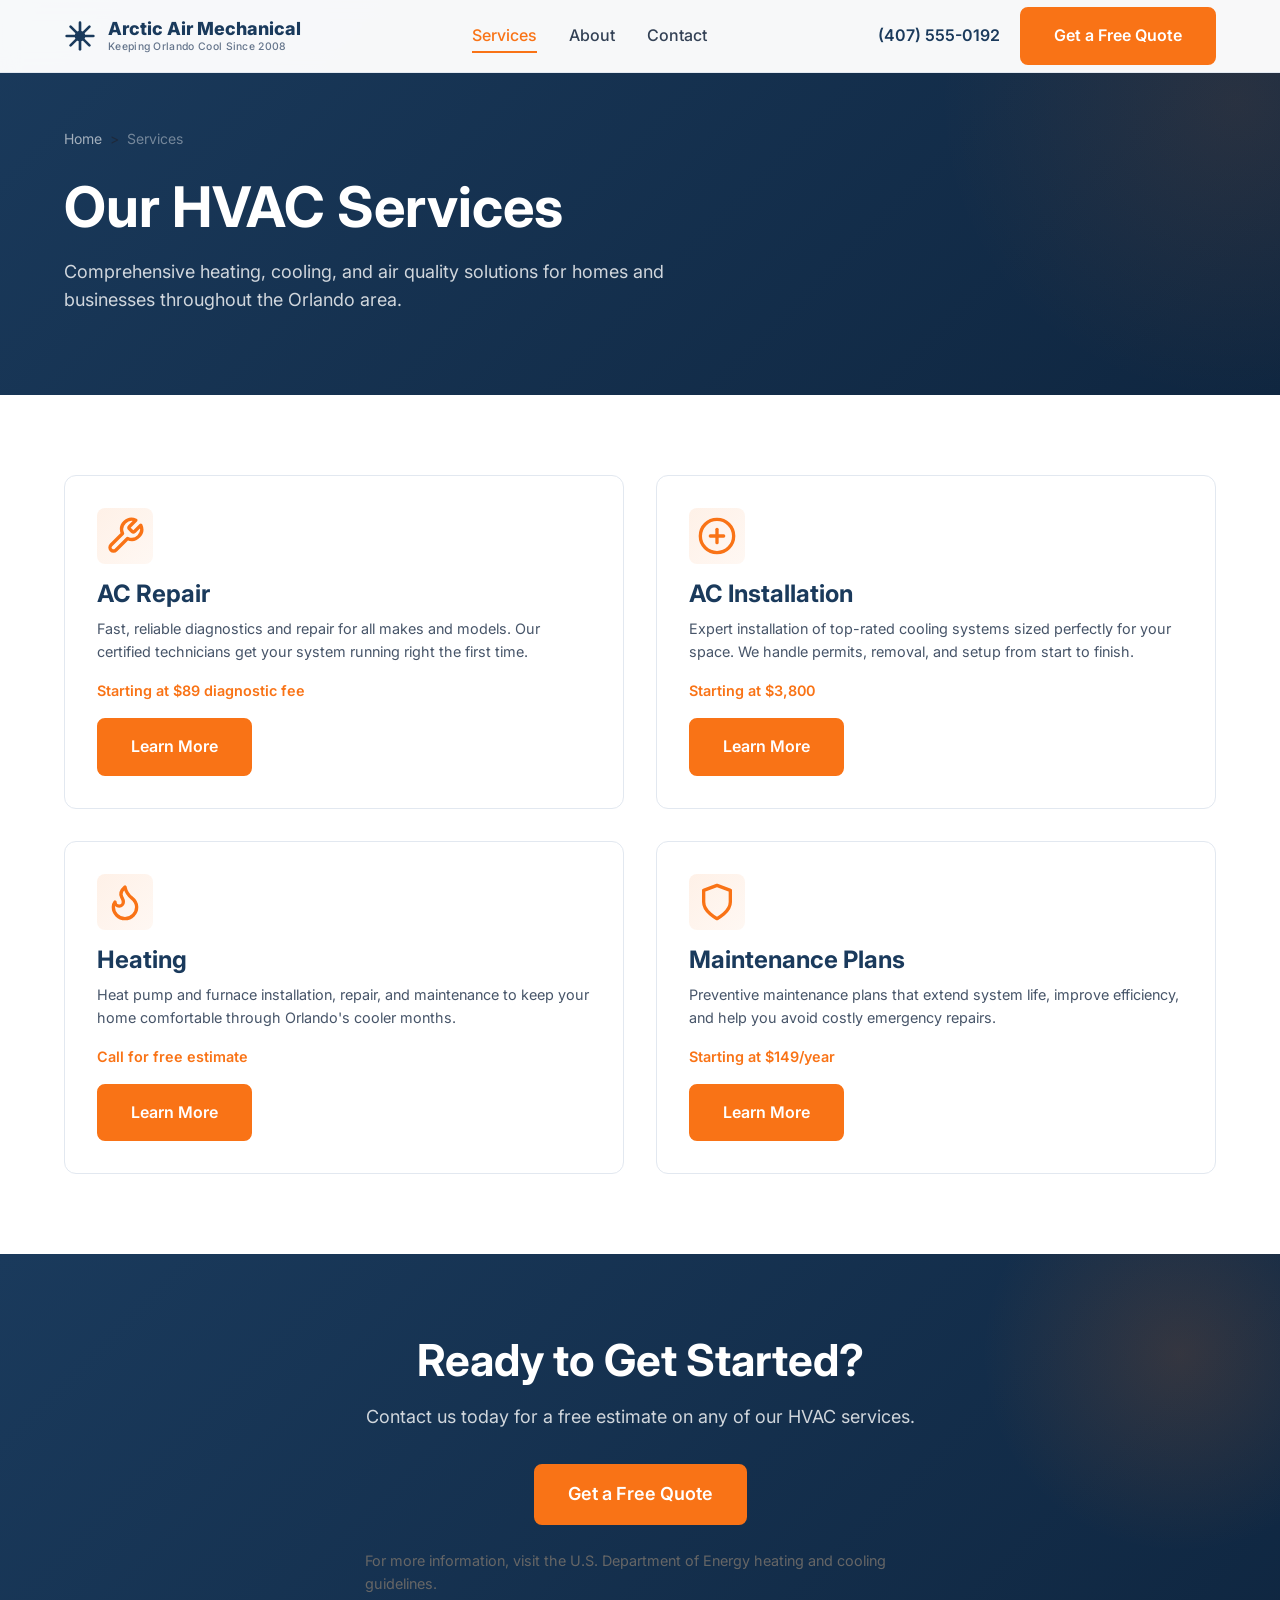
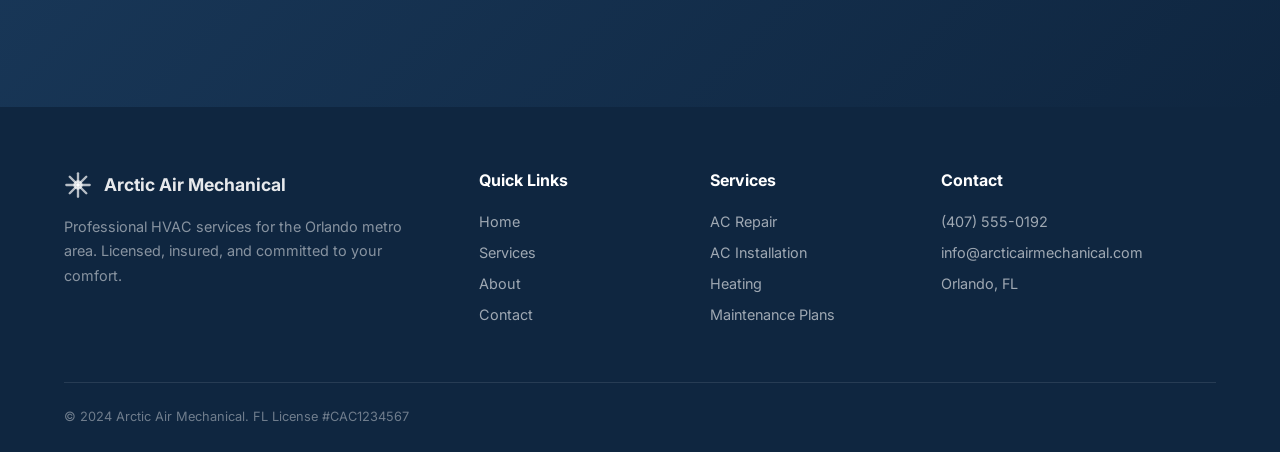
<file: services.html>
<!DOCTYPE html>
<html lang="en">
<head>
    <meta charset="UTF-8">
    <meta name="viewport" content="width=device-width, initial-scale=1.0">
    <title>HVAC Services Orlando FL | Arctic Air Mechanical</title>
    <link rel="preconnect" href="https://fonts.googleapis.com">
    <link rel="preconnect" href="https://fonts.gstatic.com" crossorigin>
    <link href="https://fonts.googleapis.com/css2?family=Inter:wght@400;500;600;700;800&display=swap" rel="stylesheet">
    <link rel="stylesheet" href="css/styles.css">
  <meta name="description" content="Complete HVAC services in Orlando FL. AC repair, installation, heating, maintenance plans. Licensed technicians, 24/7 emergency service.">
  <link rel="canonical" href="https://heartfelt-medovik-a9cdc7.netlify.app/services">
  <meta property="og:title" content="HVAC Services Orlando FL | Arctic Air Mechanical">
  <meta property="og:description" content="Complete HVAC services in Orlando FL. AC repair, installation, heating, maintenance plans. Licensed technicians, 24/7 emergency service.">
  <meta property="og:url" content="https://heartfelt-medovik-a9cdc7.netlify.app/services">
  <meta property="og:type" content="website">
  <meta name="twitter:card" content="summary">
  <meta name="twitter:title" content="HVAC Services Orlando FL | Arctic Air Mechanical">
  <meta name="twitter:description" content="Complete HVAC services in Orlando, FL. AC repair, installation, heating services & maintenance plans. Licensed technicians, 18+ years experience.">
  <link rel="icon" href="/favicon.ico">
</head>
<body>

    <!-- Navbar -->
    <nav class="navbar">
        <div class="nav-inner">
            <a href="/" class="logo">
                <svg class="logo-icon" xmlns="http://www.w3.org/2000/svg" width="32" height="32" viewBox="0 0 24 24" fill="none" stroke="currentColor" stroke-width="2" stroke-linecap="round" stroke-linejoin="round">
                    <line x1="12" y1="2" x2="12" y2="22"></line>
                    <line x1="2" y1="12" x2="22" y2="12"></line>
                    <line x1="4.93" y1="4.93" x2="19.07" y2="19.07"></line>
                    <line x1="19.07" y1="4.93" x2="4.93" y2="19.07"></line>
                    <circle cx="12" cy="12" r="3"></circle>
                </svg>
                <div class="logo-text">
                    <span class="logo-name">Arctic Air Mechanical</span>
                    <small class="logo-tagline">Keeping Orlando Cool Since 2008</small>
                </div>
            </a>
            <div class="nav-links">
                <a href="/services" class="nav-link">Services</a>
                <a href="/about" class="nav-link">About</a>
                <a href="/contact" class="nav-link">Contact</a>
            </div>
            <div class="nav-actions">
                <a href="tel:4075550192" class="nav-phone">(407) 555-0192</a>
                <a href="/contact" class="btn btn-orange">Get a Free Quote</a>
            </div>
            <button class="hamburger" aria-label="Toggle menu">
                <span></span>
                <span></span>
                <span></span>
            </button>
        </div>
        <div class="mobile-nav">
            <a href="/services" class="mobile-nav-link">Services</a>
            <a href="/about" class="mobile-nav-link">About</a>
            <a href="/contact" class="mobile-nav-link">Contact</a>
            <a href="tel:4075550192" class="mobile-nav-link">(407) 555-0192</a>
            <a href="/contact" class="btn btn-orange">Get a Free Quote</a>
        </div>
    </nav>

    <!-- Page Hero -->
    <section class="page-hero">
        <div class="container">
            <nav class="breadcrumb">
                <a href="/">Home</a> &gt; <span>Services</span>
            </nav>
            <h1>Our HVAC Services</h1>
            <p class="page-hero-subtitle">Comprehensive heating, cooling, and air quality solutions for homes and businesses throughout the Orlando area.</p>
        </div>
    </section>

    <!-- Services Overview -->
    <section class="section">
        <div class="container">
            <div class="services-overview-grid">

                <!-- AC Repair -->
                <div class="overview-card">
                    <div class="overview-card-icon">
                        <svg xmlns="http://www.w3.org/2000/svg" width="40" height="40" viewBox="0 0 24 24" fill="none" stroke="currentColor" stroke-width="2" stroke-linecap="round" stroke-linejoin="round">
                            <path d="M14.7 6.3a1 1 0 0 0 0 1.4l1.6 1.6a1 1 0 0 0 1.4 0l3.77-3.77a6 6 0 0 1-7.94 7.94l-6.91 6.91a2.12 2.12 0 0 1-3-3l6.91-6.91a6 6 0 0 1 7.94-7.94l-3.76 3.76z"></path>
                        </svg>
                    </div>
                    <h3 class="overview-card-title">AC Repair</h3>
                    <p class="overview-card-description">Fast, reliable diagnostics and repair for all makes and models. Our certified technicians get your system running right the first time.</p>
                    <p class="overview-card-price">Starting at $89 diagnostic fee</p>
                    <a href="/services/ac-repair" class="btn btn-orange">Learn More</a>
                </div>

                <!-- AC Installation -->
                <div class="overview-card">
                    <div class="overview-card-icon">
                        <svg xmlns="http://www.w3.org/2000/svg" width="40" height="40" viewBox="0 0 24 24" fill="none" stroke="currentColor" stroke-width="2" stroke-linecap="round" stroke-linejoin="round">
                            <circle cx="12" cy="12" r="10"></circle>
                            <line x1="12" y1="8" x2="12" y2="16"></line>
                            <line x1="8" y1="12" x2="16" y2="12"></line>
                        </svg>
                    </div>
                    <h3 class="overview-card-title">AC Installation</h3>
                    <p class="overview-card-description">Expert installation of top-rated cooling systems sized perfectly for your space. We handle permits, removal, and setup from start to finish.</p>
                    <p class="overview-card-price">Starting at $3,800</p>
                    <a href="/services/ac-installation" class="btn btn-orange">Learn More</a>
                </div>

                <!-- Heating -->
                <div class="overview-card">
                    <div class="overview-card-icon">
                        <svg xmlns="http://www.w3.org/2000/svg" width="40" height="40" viewBox="0 0 24 24" fill="none" stroke="currentColor" stroke-width="2" stroke-linecap="round" stroke-linejoin="round">
                            <path d="M8.5 14.5A2.5 2.5 0 0 0 11 12c0-1.38-.5-2-1-3-1.072-2.143-.224-4.054 2-6 .5 2.5 2 4.9 4 6.5 2 1.6 3 3.5 3 5.5a7 7 0 1 1-14 0c0-1.153.433-2.294 1-3a2.5 2.5 0 0 0 2.5 2.5z"></path>
                        </svg>
                    </div>
                    <h3 class="overview-card-title">Heating</h3>
                    <p class="overview-card-description">Heat pump and furnace installation, repair, and maintenance to keep your home comfortable through Orlando's cooler months.</p>
                    <p class="overview-card-price">Call for free estimate</p>
                    <a href="/services/heating" class="btn btn-orange">Learn More</a>
                </div>

                <!-- Maintenance Plans -->
                <div class="overview-card">
                    <div class="overview-card-icon">
                        <svg xmlns="http://www.w3.org/2000/svg" width="40" height="40" viewBox="0 0 24 24" fill="none" stroke="currentColor" stroke-width="2" stroke-linecap="round" stroke-linejoin="round">
                            <path d="M12 22s8-4 8-10V5l-8-3-8 3v7c0 6 8 10 8 10z"></path>
                        </svg>
                    </div>
                    <h3 class="overview-card-title">Maintenance Plans</h3>
                    <p class="overview-card-description">Preventive maintenance plans that extend system life, improve efficiency, and help you avoid costly emergency repairs.</p>
                    <p class="overview-card-price">Starting at $149/year</p>
                    <a href="/services/maintenance" class="btn btn-orange">Learn More</a>
                </div>

            </div>
        </div>
    </section>

    <!-- Final CTA -->
    <section class="final-cta">
        <div class="container">
            <h2>Ready to Get Started?</h2>
            <p>Contact us today for a free estimate on any of our HVAC services.</p>
            <a href="/contact" class="btn btn-orange">Get a Free Quote</a>
        </div>
    
  <p style="margin-top: 1.5rem; font-size: 0.9rem; color: #666;">For more information, visit the <a href="https://www.energy.gov/energysaver/heating-and-cooling" target="_blank" rel="noopener noreferrer">U.S. Department of Energy heating and cooling guidelines</a>.</p>
</section>

    <!-- Footer -->
    <footer class="footer">
        <div class="container">
            <div class="footer-grid">
                <div class="footer-col">
                    <div class="footer-brand">
                        <svg class="logo-icon" xmlns="http://www.w3.org/2000/svg" width="28" height="28" viewBox="0 0 24 24" fill="none" stroke="currentColor" stroke-width="2" stroke-linecap="round" stroke-linejoin="round">
                            <line x1="12" y1="2" x2="12" y2="22"></line>
                            <line x1="2" y1="12" x2="22" y2="12"></line>
                            <line x1="4.93" y1="4.93" x2="19.07" y2="19.07"></line>
                            <line x1="19.07" y1="4.93" x2="4.93" y2="19.07"></line>
                            <circle cx="12" cy="12" r="3"></circle>
                        </svg>
                        <span>Arctic Air Mechanical</span>
                    </div>
                    <p class="footer-description">Professional HVAC services for the Orlando metro area. Licensed, insured, and committed to your comfort.</p>
                </div>
                <div class="footer-col">
                    <h4 class="footer-heading">Quick Links</h4>
                    <ul class="footer-links">
                        <li><a href="/">Home</a></li>
                        <li><a href="/services">Services</a></li>
                        <li><a href="/about">About</a></li>
                        <li><a href="/contact">Contact</a></li>
                    </ul>
                </div>
                <div class="footer-col">
                    <h4 class="footer-heading">Services</h4>
                    <ul class="footer-links">
                        <li><a href="/services/ac-repair">AC Repair</a></li>
                        <li><a href="/services/ac-installation">AC Installation</a></li>
                        <li><a href="/services/heating">Heating</a></li>
                        <li><a href="/services/maintenance">Maintenance Plans</a></li>
                    </ul>
                </div>
                <div class="footer-col">
                    <h4 class="footer-heading">Contact</h4>
                    <ul class="footer-links">
                        <li><a href="tel:4075550192">(407) 555-0192</a></li>
                        <li><a href="mailto:info@arcticairmechanical.com">info@arcticairmechanical.com</a></li>
                        <li>Orlando, FL</li>
                    </ul>
                </div>
            </div>
            <div class="footer-bottom">
                <p>&copy; 2024 Arctic Air Mechanical. FL License #CAC1234567</p>
            </div>
        </div>
    </footer>

    <!-- Floating Call Button -->
    <a href="tel:4075550192" class="floating-call" aria-label="Call us">
        <svg xmlns="http://www.w3.org/2000/svg" width="24" height="24" viewBox="0 0 24 24" fill="none" stroke="currentColor" stroke-width="2" stroke-linecap="round" stroke-linejoin="round">
            <path d="M22 16.92v3a2 2 0 0 1-2.18 2 19.79 19.79 0 0 1-8.63-3.07 19.5 19.5 0 0 1-6-6 19.79 19.79 0 0 1-3.07-8.67A2 2 0 0 1 4.11 2h3a2 2 0 0 1 2 1.72 12.84 12.84 0 0 0 .7 2.81 2 2 0 0 1-.45 2.11L8.09 9.91a16 16 0 0 0 6 6l1.27-1.27a2 2 0 0 1 2.11-.45 12.84 12.84 0 0 0 2.81.7A2 2 0 0 1 22 16.92z"></path>
        </svg>
    </a>

    <script src="js/main.js"></script>
</body>
</html>
</file>
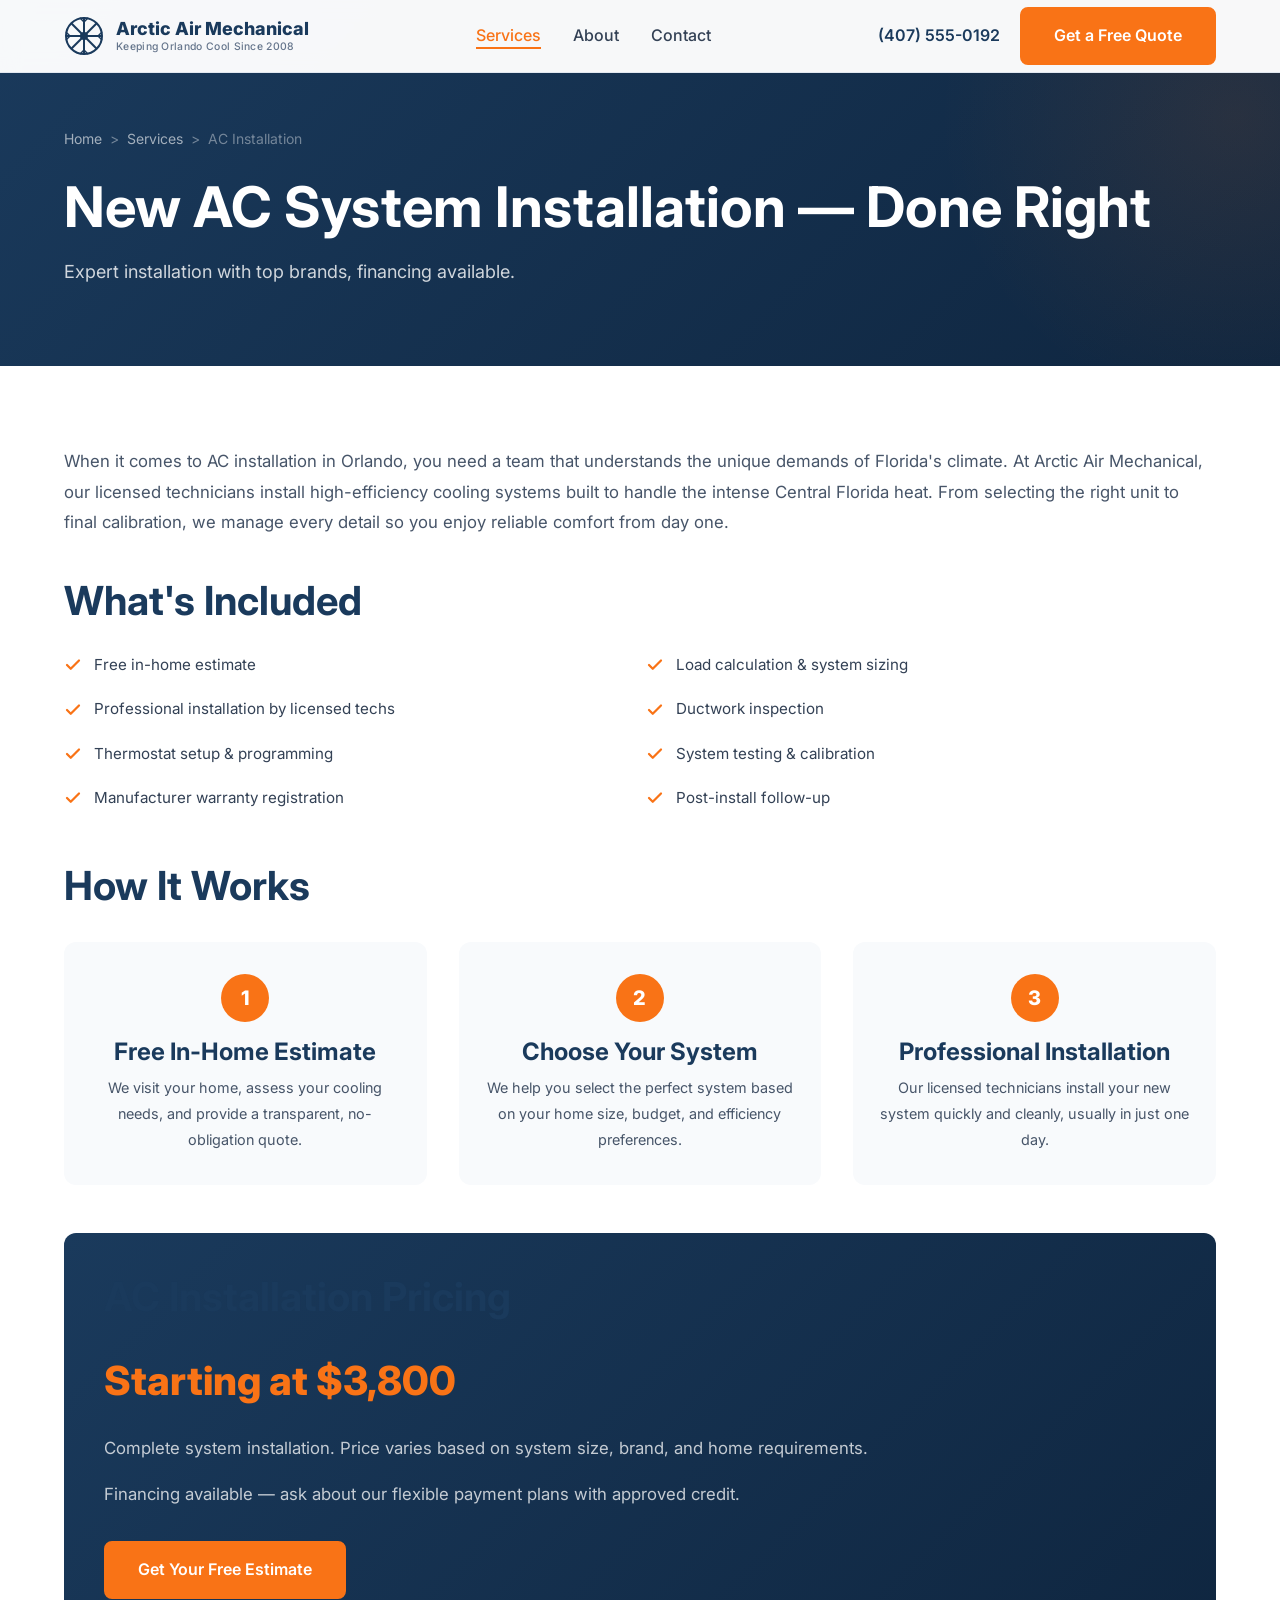
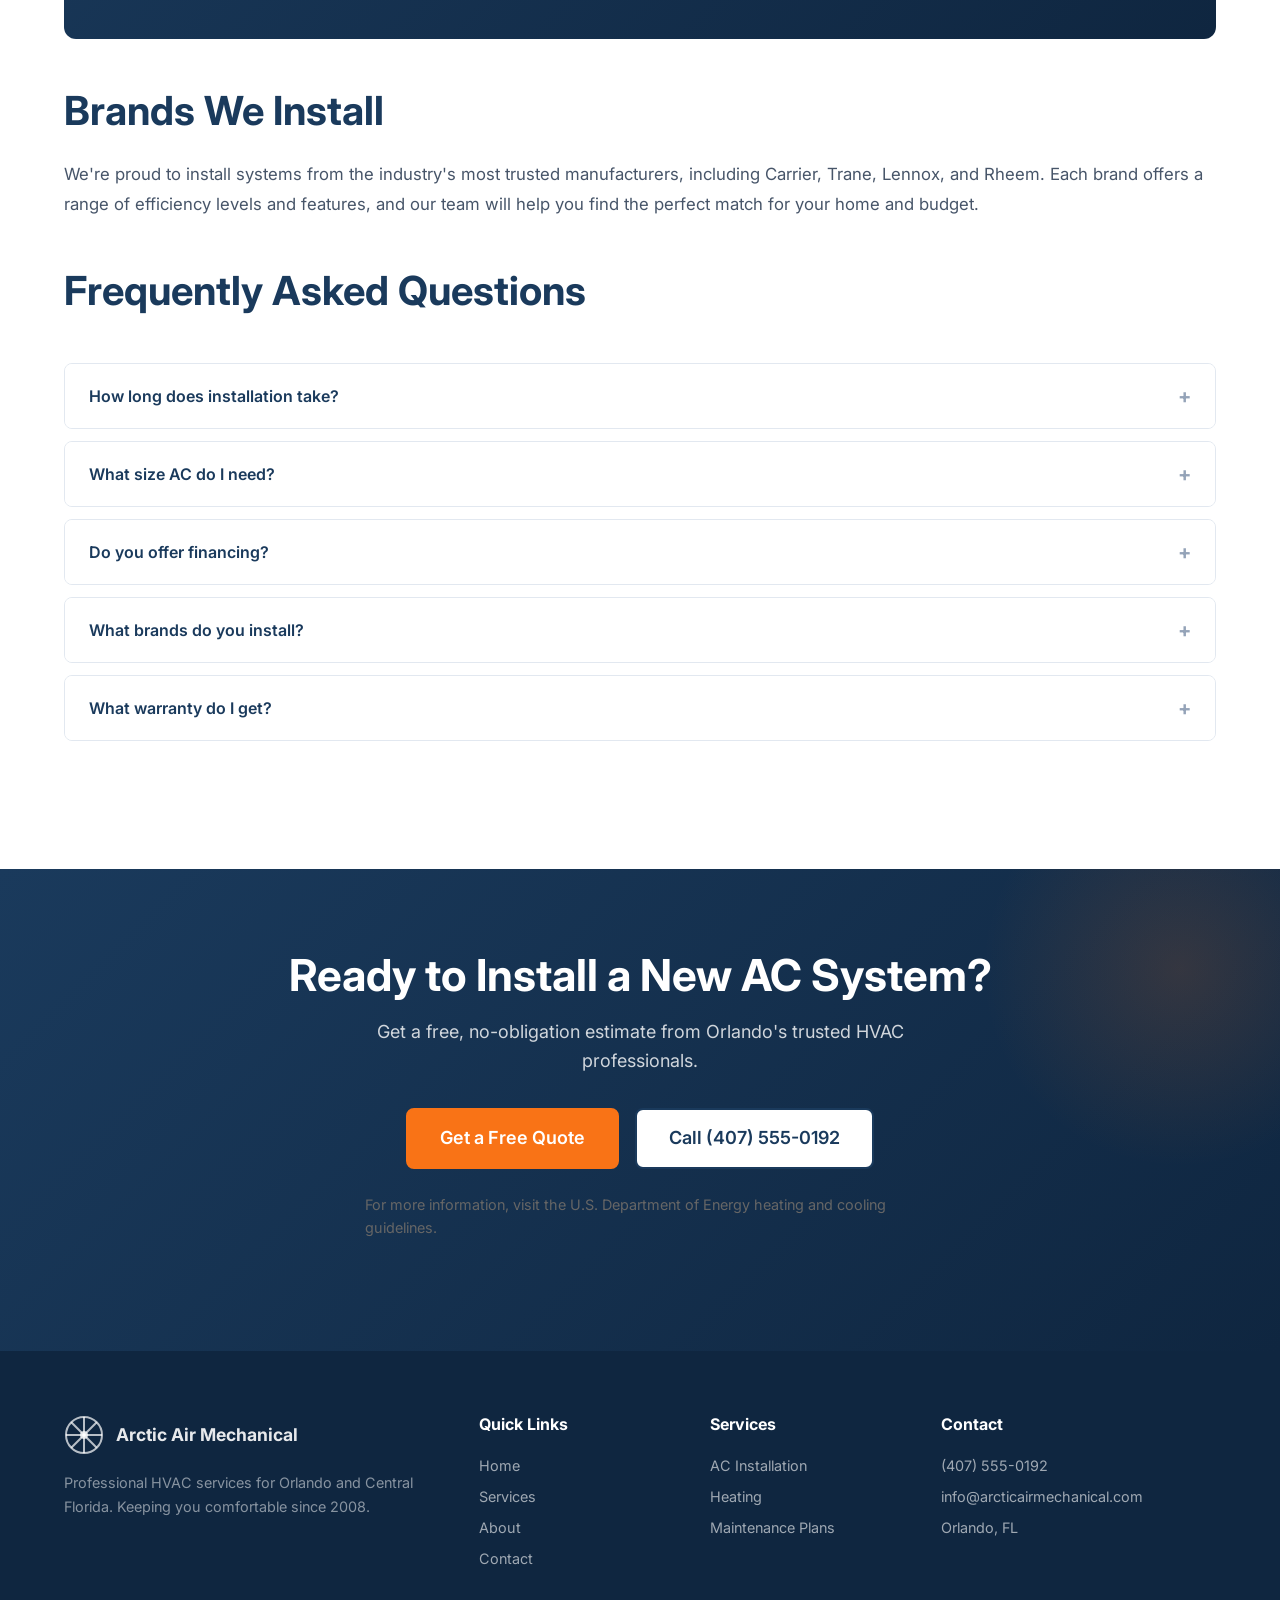
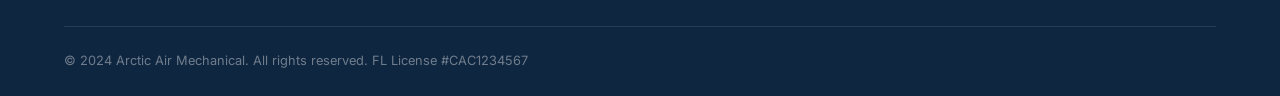
<file: services/ac-installation.html>
<!DOCTYPE html>
<html lang="en">
<head>
    <meta charset="UTF-8">
    <meta name="viewport" content="width=device-width, initial-scale=1.0">
    <title>AC Installation Orlando | New Air Conditioner</title>
    <meta name="description" content="Professional AC installation Orlando FL. Expert technicians, top brands like Carrier & Trane. Financing available. Free estimates today.">
    <link rel="preconnect" href="https://fonts.googleapis.com">
    <link rel="preconnect" href="https://fonts.gstatic.com" crossorigin>
    <link href="https://fonts.googleapis.com/css2?family=Inter:wght@400;500;600;700;800&display=swap" rel="stylesheet">
    <link rel="stylesheet" href="../css/styles.css">
  <link rel="canonical" href="https://heartfelt-medovik-a9cdc7.netlify.app/services/ac-installation">
  <meta property="og:title" content="AC Installation Orlando | New Air Conditioner">
  <meta property="og:description" content="Professional AC installation Orlando FL. Expert technicians, top brands like Carrier & Trane. Financing available. Free estimates today.">
  <meta property="og:url" content="https://heartfelt-medovik-a9cdc7.netlify.app/services/ac-installation">
  <meta property="og:type" content="website">
  <meta name="twitter:card" content="summary">
  <meta name="twitter:title" content="AC Installation Orlando FL | Arctic Air Mechanical">
  <meta name="twitter:description" content="Professional AC installation in Orlando, FL. Expert technicians, top brands, financing available. Free estimates. Call (407) 555-0192 today.">
  <link rel="icon" href="/favicon.ico">
</head>
<body>

    <!-- Navbar -->
    <nav class="navbar">
        <div class="container">
            <a href="/" class="logo">
                <svg class="logo-icon" viewBox="0 0 40 40" fill="none" xmlns="http://www.w3.org/2000/svg" width="40" height="40">
                    <circle cx="20" cy="20" r="18" stroke="currentColor" stroke-width="2" fill="none"/>
                    <line x1="20" y1="2" x2="20" y2="38" stroke="currentColor" stroke-width="2"/>
                    <line x1="2" y1="20" x2="38" y2="20" stroke="currentColor" stroke-width="2"/>
                    <line x1="7.3" y1="7.3" x2="32.7" y2="32.7" stroke="currentColor" stroke-width="2"/>
                    <line x1="32.7" y1="7.3" x2="7.3" y2="32.7" stroke="currentColor" stroke-width="2"/>
                    <circle cx="20" cy="20" r="4" fill="currentColor"/>
                    <line x1="20" y1="6" x2="16" y2="2" stroke="currentColor" stroke-width="1.5"/>
                    <line x1="20" y1="6" x2="24" y2="2" stroke="currentColor" stroke-width="1.5"/>
                    <line x1="20" y1="34" x2="16" y2="38" stroke="currentColor" stroke-width="1.5"/>
                    <line x1="20" y1="34" x2="24" y2="38" stroke="currentColor" stroke-width="1.5"/>
                    <line x1="6" y1="20" x2="2" y2="16" stroke="currentColor" stroke-width="1.5"/>
                    <line x1="6" y1="20" x2="2" y2="24" stroke="currentColor" stroke-width="1.5"/>
                    <line x1="34" y1="20" x2="38" y2="16" stroke="currentColor" stroke-width="1.5"/>
                    <line x1="34" y1="20" x2="38" y2="24" stroke="currentColor" stroke-width="1.5"/>
                </svg>
                <div class="logo-text">
                    <span class="logo-name">Arctic Air Mechanical</span>
                    <span class="logo-tagline">Keeping Orlando Cool Since 2008</span>
                </div>
            </a>
            <ul class="nav-links">
                <li><a href="/services">Services</a></li>
                <li><a href="/about">About</a></li>
                <li><a href="/contact">Contact</a></li>
            </ul>
            <div class="nav-right">
                <a href="tel:4075550192" class="nav-phone">(407) 555-0192</a>
                <a href="/contact" class="btn btn-primary nav-cta">Get a Free Quote</a>
            </div>
            <button class="hamburger" aria-label="Toggle navigation">
                <span></span>
                <span></span>
                <span></span>
            </button>
        </div>
    </nav>

    <!-- Mobile Nav -->
    <div class="mobile-nav">
        <ul class="mobile-nav-links">
            <li><a href="/services">Services</a></li>
            <li><a href="/about">About</a></li>
            <li><a href="/contact">Contact</a></li>
        </ul>
        <a href="tel:4075550192" class="mobile-nav-phone">(407) 555-0192</a>
        <a href="/contact" class="btn btn-primary mobile-nav-cta">Get a Free Quote</a>
    </div>

    <!-- Page Hero -->
    <section class="page-hero">
        <div class="container">
            <nav class="breadcrumb">
                <a href="/">Home</a>
                <span class="breadcrumb-separator">&gt;</span>
                <a href="/services">Services</a>
                <span class="breadcrumb-separator">&gt;</span>
                <span class="breadcrumb-current">AC Installation</span>
            </nav>
            <h1>New AC System Installation &mdash; Done Right</h1>
            <p class="page-hero-subtitle">Expert installation with top brands, financing available.</p>
        </div>
    </section>

    <!-- Service Content -->
    <section class="service-content">
        <div class="container">

            <!-- Intro -->
            <div class="service-intro">
                <p>When it comes to AC installation in Orlando, you need a team that understands the unique demands of Florida's climate. At Arctic Air Mechanical, our licensed technicians install high-efficiency cooling systems built to handle the intense Central Florida heat. From selecting the right unit to final calibration, we manage every detail so you enjoy reliable comfort from day one.</p>
            </div>

            <!-- What's Included -->
            <div class="service-section">
                <h2>What's Included</h2>
                <ul class="service-list">
                    <li>Free in-home estimate</li>
                    <li>Load calculation &amp; system sizing</li>
                    <li>Professional installation by licensed techs</li>
                    <li>Ductwork inspection</li>
                    <li>Thermostat setup &amp; programming</li>
                    <li>System testing &amp; calibration</li>
                    <li>Manufacturer warranty registration</li>
                    <li>Post-install follow-up</li>
                </ul>
            </div>

            <!-- How It Works -->
            <div class="service-section">
                <h2>How It Works</h2>
                <div class="service-steps">
                    <div class="service-step">
                        <span class="step-number">1</span>
                        <h3>Free In-Home Estimate</h3>
                        <p>We visit your home, assess your cooling needs, and provide a transparent, no-obligation quote.</p>
                    </div>
                    <div class="service-step">
                        <span class="step-number">2</span>
                        <h3>Choose Your System</h3>
                        <p>We help you select the perfect system based on your home size, budget, and efficiency preferences.</p>
                    </div>
                    <div class="service-step">
                        <span class="step-number">3</span>
                        <h3>Professional Installation</h3>
                        <p>Our licensed technicians install your new system quickly and cleanly, usually in just one day.</p>
                    </div>
                </div>
            </div>

            <!-- Pricing Box -->
            <div class="service-section">
                <div class="pricing-box">
                    <h2>AC Installation Pricing</h2>
                    <p class="pricing-amount">Starting at $3,800</p>
                    <p class="pricing-detail">Complete system installation. Price varies based on system size, brand, and home requirements.</p>
                    <p class="pricing-financing">Financing available &mdash; ask about our flexible payment plans with approved credit.</p>
                    <a href="/contact" class="btn btn-primary">Get Your Free Estimate</a>
                </div>
            </div>

            <!-- Brands We Install -->
            <div class="service-section">
                <h2>Brands We Install</h2>
                <p>We're proud to install systems from the industry's most trusted manufacturers, including Carrier, Trane, Lennox, and Rheem. Each brand offers a range of efficiency levels and features, and our team will help you find the perfect match for your home and budget.</p>
            </div>

            <!-- FAQ -->
            <div class="service-section">
                <h2>Frequently Asked Questions</h2>
                <div class="faq-list">
                    <div class="faq-item">
                        <button class="faq-question">
                            <span>How long does installation take?</span>
                            <span class="faq-icon">+</span>
                        </button>
                        <div class="faq-answer">
                            <p>Most AC installations are completed in a single day. More complex installations involving ductwork modifications may take an additional day, but we'll let you know the timeline upfront during your estimate.</p>
                        </div>
                    </div>
                    <div class="faq-item">
                        <button class="faq-question">
                            <span>What size AC do I need?</span>
                            <span class="faq-icon">+</span>
                        </button>
                        <div class="faq-answer">
                            <p>We perform a detailed load calculation that factors in your home's square footage, insulation, windows, and other variables to determine the exact system size you need. An oversized or undersized unit wastes energy and shortens system life.</p>
                        </div>
                    </div>
                    <div class="faq-item">
                        <button class="faq-question">
                            <span>Do you offer financing?</span>
                            <span class="faq-icon">+</span>
                        </button>
                        <div class="faq-answer">
                            <p>Yes, we offer same-day financing with approved credit. We work with multiple lenders to find a payment plan that fits your budget, so a new AC system is always within reach.</p>
                        </div>
                    </div>
                    <div class="faq-item">
                        <button class="faq-question">
                            <span>What brands do you install?</span>
                            <span class="faq-icon">+</span>
                        </button>
                        <div class="faq-answer">
                            <p>We install systems from Carrier, Trane, Lennox, and Rheem. Each brand offers excellent reliability and efficiency, and we'll help you choose the best option for your needs.</p>
                        </div>
                    </div>
                    <div class="faq-item">
                        <button class="faq-question">
                            <span>What warranty do I get?</span>
                            <span class="faq-icon">+</span>
                        </button>
                        <div class="faq-answer">
                            <p>Every installation includes the full manufacturer warranty on parts and equipment, plus our own 1-year labor guarantee. We also register your warranty for you so you're covered from the start.</p>
                        </div>
                    </div>
                </div>
            </div>

        </div>
    </section>

    <!-- Final CTA -->
    <section class="final-cta">
        <div class="container">
            <h2>Ready to Install a New AC System?</h2>
            <p>Get a free, no-obligation estimate from Orlando's trusted HVAC professionals.</p>
            <div class="final-cta-buttons">
                <a href="/contact" class="btn btn-primary">Get a Free Quote</a>
                <a href="tel:4075550192" class="btn btn-secondary">Call (407) 555-0192</a>
            </div>
        </div>
    
  <p style="margin-top: 1.5rem; font-size: 0.9rem; color: #666;">For more information, visit the <a href="https://www.energy.gov/energysaver/heating-and-cooling" target="_blank" rel="noopener noreferrer">U.S. Department of Energy heating and cooling guidelines</a>.</p>
</section>

    <!-- Footer -->
    <footer class="footer">
        <div class="container">
            <div class="footer-grid">
                <div class="footer-col">
                    <div class="footer-brand">
                        <svg class="footer-logo-icon" viewBox="0 0 40 40" fill="none" xmlns="http://www.w3.org/2000/svg" width="40" height="40">
                            <circle cx="20" cy="20" r="18" stroke="currentColor" stroke-width="2" fill="none"/>
                            <line x1="20" y1="2" x2="20" y2="38" stroke="currentColor" stroke-width="2"/>
                            <line x1="2" y1="20" x2="38" y2="20" stroke="currentColor" stroke-width="2"/>
                            <line x1="7.3" y1="7.3" x2="32.7" y2="32.7" stroke="currentColor" stroke-width="2"/>
                            <line x1="32.7" y1="7.3" x2="7.3" y2="32.7" stroke="currentColor" stroke-width="2"/>
                            <circle cx="20" cy="20" r="4" fill="currentColor"/>
                        </svg>
                        <span class="footer-brand-name">Arctic Air Mechanical</span>
                    </div>
                    <p class="footer-brand-desc">Professional HVAC services for Orlando and Central Florida. Keeping you comfortable since 2008.</p>
                </div>
                <div class="footer-col">
                    <h4>Quick Links</h4>
                    <ul class="footer-links">
                        <li><a href="/">Home</a></li>
                        <li><a href="/services">Services</a></li>
                        <li><a href="/about">About</a></li>
                        <li><a href="/contact">Contact</a></li>
                    </ul>
                </div>
                <div class="footer-col">
                    <h4>Services</h4>
                    <ul class="footer-links">
                        <li><a href="/services/ac-installation.html">AC Installation</a></li>
                        <li><a href="/services/heating.html">Heating</a></li>
                        <li><a href="/services/maintenance.html">Maintenance Plans</a></li>
                    </ul>
                </div>
                <div class="footer-col">
                    <h4>Contact</h4>
                    <ul class="footer-contact">
                        <li><a href="tel:4075550192">(407) 555-0192</a></li>
                        <li><a href="mailto:info@arcticairmechanical.com">info@arcticairmechanical.com</a></li>
                        <li>Orlando, FL</li>
                    </ul>
                </div>
            </div>
            <div class="footer-bottom">
                <p>&copy; 2024 Arctic Air Mechanical. All rights reserved. FL License #CAC1234567</p>
            </div>
        </div>
    </footer>

    <!-- Floating Call Button -->
    <a href="tel:4075550192" class="floating-call" aria-label="Call Arctic Air Mechanical">
        <svg viewBox="0 0 24 24" fill="none" stroke="currentColor" stroke-width="2" stroke-linecap="round" stroke-linejoin="round" width="24" height="24">
            <path d="M22 16.92v3a2 2 0 0 1-2.18 2 19.79 19.79 0 0 1-8.63-3.07 19.5 19.5 0 0 1-6-6 19.79 19.79 0 0 1-3.07-8.67A2 2 0 0 1 4.11 2h3a2 2 0 0 1 2 1.72c.127.96.361 1.903.7 2.81a2 2 0 0 1-.45 2.11L8.09 9.91a16 16 0 0 0 6 6l1.27-1.27a2 2 0 0 1 2.11-.45c.907.339 1.85.573 2.81.7A2 2 0 0 1 22 16.92z"/>
        </svg>
    </a>

    <script src="../js/main.js"></script>
</body>
</html>
</file>
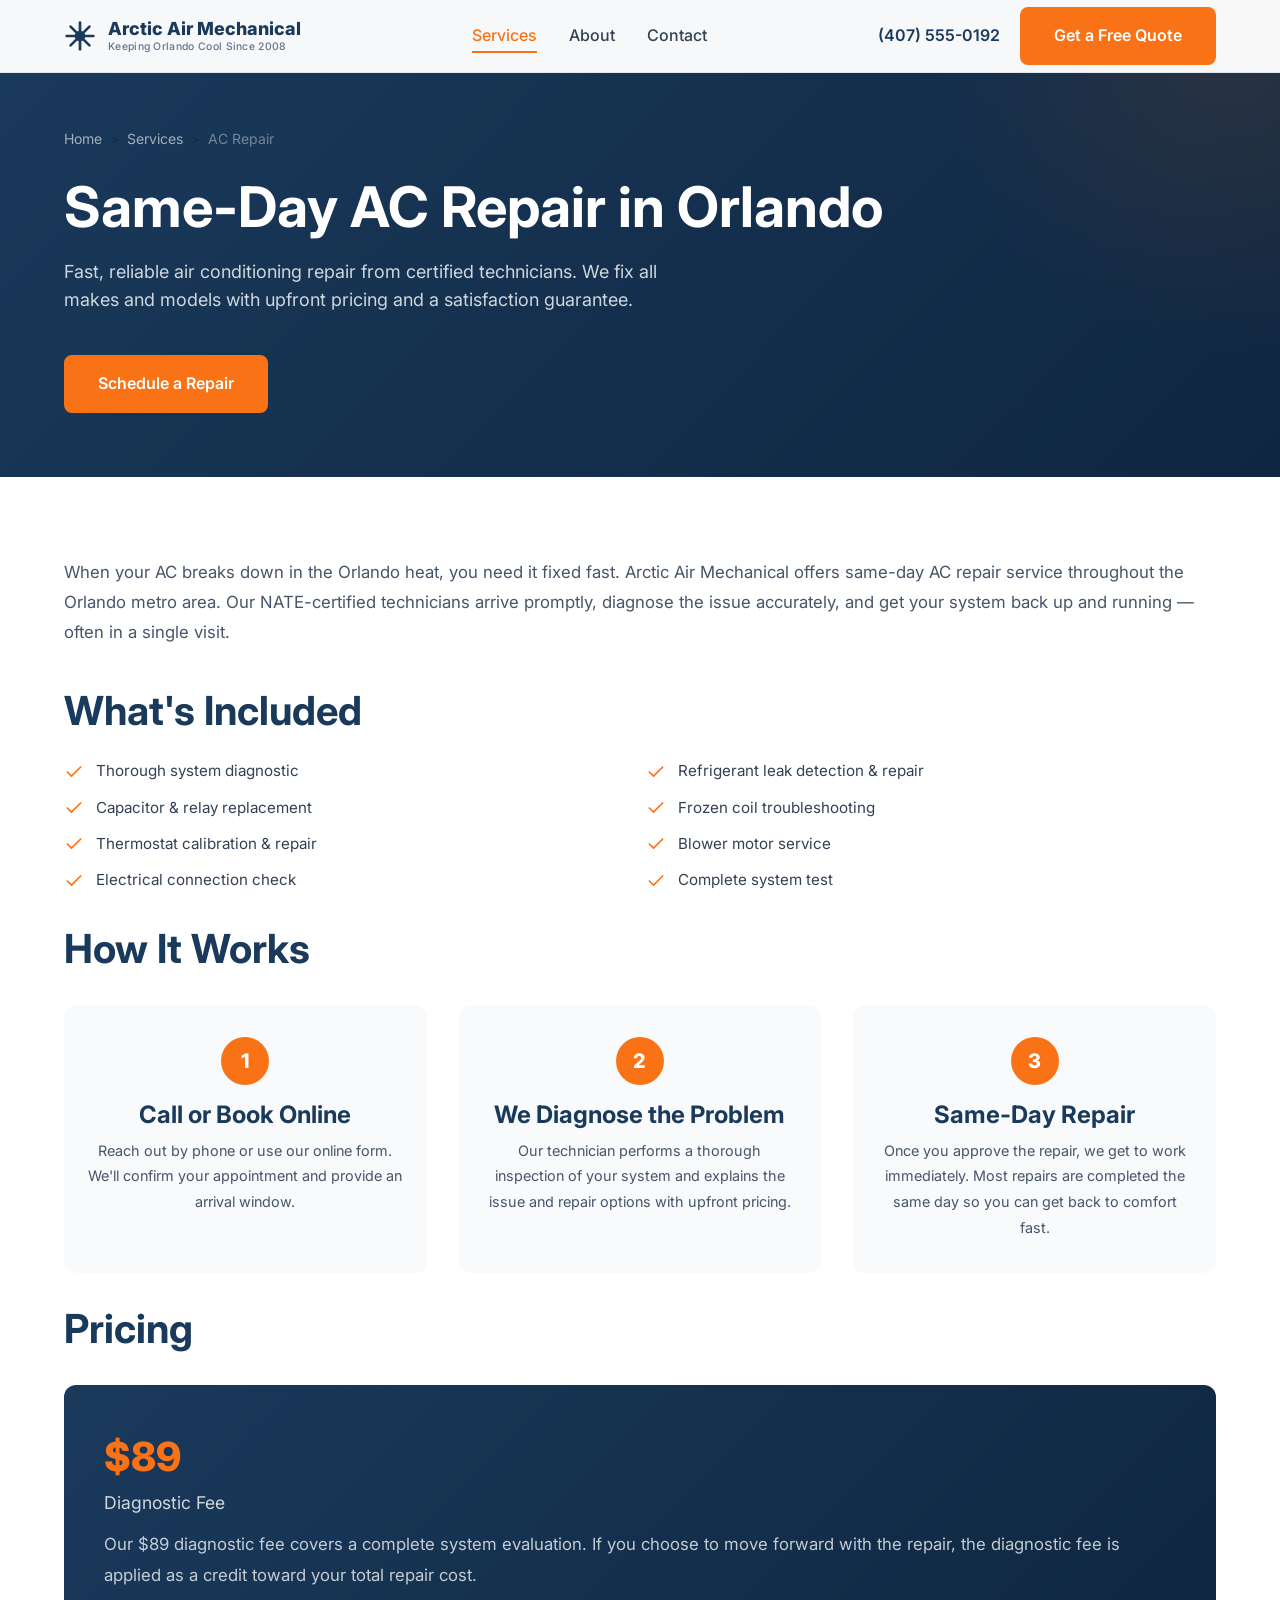
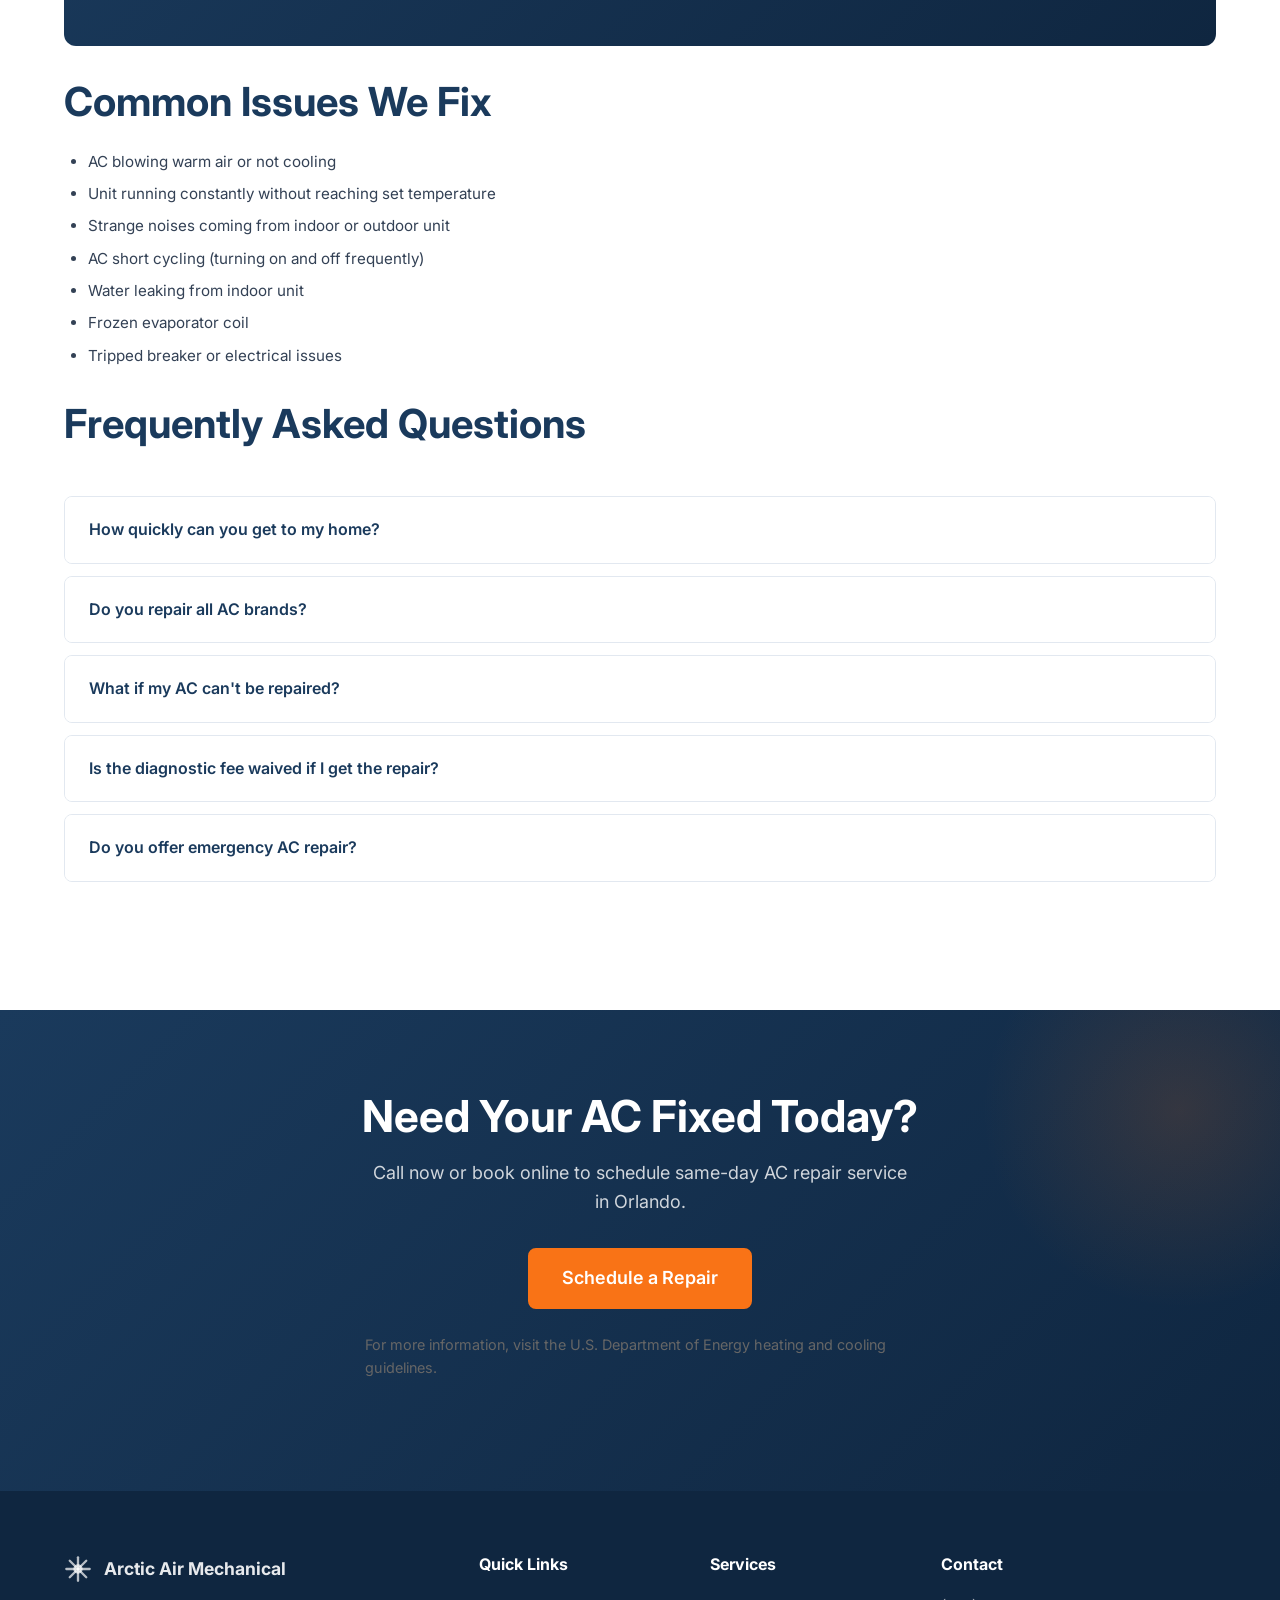
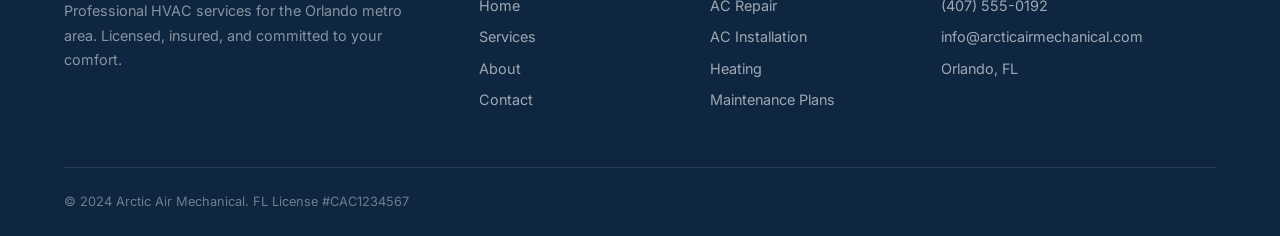
<file: services/ac-repair.html>
<!DOCTYPE html>
<html lang="en">
<head>
    <meta charset="UTF-8">
    <meta name="viewport" content="width=device-width, initial-scale=1.0">
    <title>Same Day AC Repair Orlando | Emergency HVAC</title>
    <link rel="preconnect" href="https://fonts.googleapis.com">
    <link rel="preconnect" href="https://fonts.gstatic.com" crossorigin>
    <link href="https://fonts.googleapis.com/css2?family=Inter:wght@400;500;600;700;800&display=swap" rel="stylesheet">
    <link rel="stylesheet" href="../css/styles.css">
  <meta name="description" content="Same-day AC repair in Orlando FL. Emergency HVAC service available 24/7. Licensed technicians fix all AC brands. Call (407) 555-0192.">
  <link rel="canonical" href="https://heartfelt-medovik-a9cdc7.netlify.app/services/ac-repair">
  <meta property="og:title" content="Same Day AC Repair Orlando | Emergency HVAC">
  <meta property="og:description" content="Same-day AC repair in Orlando FL. Emergency HVAC service available 24/7. Licensed technicians fix all AC brands. Call (407) 555-0192.">
  <meta property="og:url" content="https://heartfelt-medovik-a9cdc7.netlify.app/services/ac-repair">
  <meta property="og:type" content="website">
  <meta name="twitter:card" content="summary">
  <meta name="twitter:title" content="Same Day AC Repair Orlando | Arctic Air Mechanical">
  <meta name="twitter:description" content="Emergency same-day AC repair in Orlando. Fast, reliable service from licensed technicians. Available 24/7. Call (407) 555-0192 now.">
  <link rel="icon" href="/favicon.ico">
</head>
<body>

    <!-- Navbar -->
    <nav class="navbar">
        <div class="nav-inner">
            <a href="/" class="logo">
                <svg class="logo-icon" xmlns="http://www.w3.org/2000/svg" width="32" height="32" viewBox="0 0 24 24" fill="none" stroke="currentColor" stroke-width="2" stroke-linecap="round" stroke-linejoin="round">
                    <line x1="12" y1="2" x2="12" y2="22"></line>
                    <line x1="2" y1="12" x2="22" y2="12"></line>
                    <line x1="4.93" y1="4.93" x2="19.07" y2="19.07"></line>
                    <line x1="19.07" y1="4.93" x2="4.93" y2="19.07"></line>
                    <circle cx="12" cy="12" r="3"></circle>
                </svg>
                <div class="logo-text">
                    <span class="logo-name">Arctic Air Mechanical</span>
                    <small class="logo-tagline">Keeping Orlando Cool Since 2008</small>
                </div>
            </a>
            <div class="nav-links">
                <a href="/services" class="nav-link">Services</a>
                <a href="/about" class="nav-link">About</a>
                <a href="/contact" class="nav-link">Contact</a>
            </div>
            <div class="nav-actions">
                <a href="tel:4075550192" class="nav-phone">(407) 555-0192</a>
                <a href="/contact" class="btn btn-orange">Get a Free Quote</a>
            </div>
            <button class="hamburger" aria-label="Toggle menu">
                <span></span>
                <span></span>
                <span></span>
            </button>
        </div>
        <div class="mobile-nav">
            <a href="/services" class="mobile-nav-link">Services</a>
            <a href="/about" class="mobile-nav-link">About</a>
            <a href="/contact" class="mobile-nav-link">Contact</a>
            <a href="tel:4075550192" class="mobile-nav-link">(407) 555-0192</a>
            <a href="/contact" class="btn btn-orange">Get a Free Quote</a>
        </div>
    </nav>

    <!-- Page Hero -->
    <section class="page-hero">
        <div class="container">
            <nav class="breadcrumb">
                <a href="/">Home</a> &gt; <a href="/services">Services</a> &gt; <span>AC Repair</span>
            </nav>
            <h1>Same-Day AC Repair in Orlando</h1>
            <p class="page-hero-subtitle">Fast, reliable air conditioning repair from certified technicians. We fix all makes and models with upfront pricing and a satisfaction guarantee.</p>
            <a href="/contact" class="btn btn-orange">Schedule a Repair</a>
        </div>
    </section>

    <!-- Service Content -->
    <section class="section service-content">
        <div class="container">

            <!-- Intro -->
            <div class="service-intro">
                <p>When your AC breaks down in the Orlando heat, you need it fixed fast. Arctic Air Mechanical offers same-day AC repair service throughout the Orlando metro area. Our NATE-certified technicians arrive promptly, diagnose the issue accurately, and get your system back up and running — often in a single visit.</p>
            </div>

            <!-- What's Included -->
            <h2>What's Included</h2>
            <div class="included-list">
                <div class="included-item">
                    <svg xmlns="http://www.w3.org/2000/svg" width="20" height="20" viewBox="0 0 24 24" fill="none" stroke="currentColor" stroke-width="2" stroke-linecap="round" stroke-linejoin="round">
                        <polyline points="20 6 9 17 4 12"></polyline>
                    </svg>
                    <span>Thorough system diagnostic</span>
                </div>
                <div class="included-item">
                    <svg xmlns="http://www.w3.org/2000/svg" width="20" height="20" viewBox="0 0 24 24" fill="none" stroke="currentColor" stroke-width="2" stroke-linecap="round" stroke-linejoin="round">
                        <polyline points="20 6 9 17 4 12"></polyline>
                    </svg>
                    <span>Refrigerant leak detection &amp; repair</span>
                </div>
                <div class="included-item">
                    <svg xmlns="http://www.w3.org/2000/svg" width="20" height="20" viewBox="0 0 24 24" fill="none" stroke="currentColor" stroke-width="2" stroke-linecap="round" stroke-linejoin="round">
                        <polyline points="20 6 9 17 4 12"></polyline>
                    </svg>
                    <span>Capacitor &amp; relay replacement</span>
                </div>
                <div class="included-item">
                    <svg xmlns="http://www.w3.org/2000/svg" width="20" height="20" viewBox="0 0 24 24" fill="none" stroke="currentColor" stroke-width="2" stroke-linecap="round" stroke-linejoin="round">
                        <polyline points="20 6 9 17 4 12"></polyline>
                    </svg>
                    <span>Frozen coil troubleshooting</span>
                </div>
                <div class="included-item">
                    <svg xmlns="http://www.w3.org/2000/svg" width="20" height="20" viewBox="0 0 24 24" fill="none" stroke="currentColor" stroke-width="2" stroke-linecap="round" stroke-linejoin="round">
                        <polyline points="20 6 9 17 4 12"></polyline>
                    </svg>
                    <span>Thermostat calibration &amp; repair</span>
                </div>
                <div class="included-item">
                    <svg xmlns="http://www.w3.org/2000/svg" width="20" height="20" viewBox="0 0 24 24" fill="none" stroke="currentColor" stroke-width="2" stroke-linecap="round" stroke-linejoin="round">
                        <polyline points="20 6 9 17 4 12"></polyline>
                    </svg>
                    <span>Blower motor service</span>
                </div>
                <div class="included-item">
                    <svg xmlns="http://www.w3.org/2000/svg" width="20" height="20" viewBox="0 0 24 24" fill="none" stroke="currentColor" stroke-width="2" stroke-linecap="round" stroke-linejoin="round">
                        <polyline points="20 6 9 17 4 12"></polyline>
                    </svg>
                    <span>Electrical connection check</span>
                </div>
                <div class="included-item">
                    <svg xmlns="http://www.w3.org/2000/svg" width="20" height="20" viewBox="0 0 24 24" fill="none" stroke="currentColor" stroke-width="2" stroke-linecap="round" stroke-linejoin="round">
                        <polyline points="20 6 9 17 4 12"></polyline>
                    </svg>
                    <span>Complete system test</span>
                </div>
            </div>

            <!-- How It Works -->
            <h2>How It Works</h2>
            <div class="process-steps">
                <div class="process-step">
                    <div class="process-step-number">1</div>
                    <h3>Call or Book Online</h3>
                    <p>Reach out by phone or use our online form. We'll confirm your appointment and provide an arrival window.</p>
                </div>
                <div class="process-step">
                    <div class="process-step-number">2</div>
                    <h3>We Diagnose the Problem</h3>
                    <p>Our technician performs a thorough inspection of your system and explains the issue and repair options with upfront pricing.</p>
                </div>
                <div class="process-step">
                    <div class="process-step-number">3</div>
                    <h3>Same-Day Repair</h3>
                    <p>Once you approve the repair, we get to work immediately. Most repairs are completed the same day so you can get back to comfort fast.</p>
                </div>
            </div>

            <!-- Pricing -->
            <h2>Pricing</h2>
            <div class="pricing-box">
                <div class="pricing-amount">$89</div>
                <div class="pricing-label">Diagnostic Fee</div>
                <p>Our $89 diagnostic fee covers a complete system evaluation. If you choose to move forward with the repair, the diagnostic fee is applied as a credit toward your total repair cost.</p>
            </div>

            <!-- Common Issues -->
            <h2>Common Issues We Fix</h2>
            <ul class="common-issues-list">
                <li>AC blowing warm air or not cooling</li>
                <li>Unit running constantly without reaching set temperature</li>
                <li>Strange noises coming from indoor or outdoor unit</li>
                <li>AC short cycling (turning on and off frequently)</li>
                <li>Water leaking from indoor unit</li>
                <li>Frozen evaporator coil</li>
                <li>Tripped breaker or electrical issues</li>
            </ul>

            <!-- FAQ -->
            <h2>Frequently Asked Questions</h2>
            <div class="faq-section">
                <div class="faq-item">
                    <div class="faq-question">How quickly can you get to my home?</div>
                    <div class="faq-answer">We offer same-day service and can typically arrive within 2 hours of your call. For emergency situations, we prioritize getting to you as fast as possible.</div>
                </div>
                <div class="faq-item">
                    <div class="faq-question">Do you repair all AC brands?</div>
                    <div class="faq-answer">Yes, our technicians are trained and equipped to repair all major AC brands including Carrier, Trane, Lennox, Rheem, Goodman, Daikin, and more.</div>
                </div>
                <div class="faq-item">
                    <div class="faq-question">What if my AC can't be repaired?</div>
                    <div class="faq-answer">If your system is beyond repair, we'll credit your diagnostic fee toward the cost of a new AC installation. We'll provide honest recommendations and help you choose the best replacement for your home and budget.</div>
                </div>
                <div class="faq-item">
                    <div class="faq-question">Is the diagnostic fee waived if I get the repair?</div>
                    <div class="faq-answer">The $89 diagnostic fee is applied as a credit toward your repair cost. So if your repair totals $300, you'll only pay $211 since the diagnostic fee is already covered.</div>
                </div>
                <div class="faq-item">
                    <div class="faq-question">Do you offer emergency AC repair?</div>
                    <div class="faq-answer">Yes, we offer 24/7 emergency AC repair service. When your AC breaks down after hours or on weekends, call us and we'll dispatch a technician to your home as quickly as possible.</div>
                </div>
            </div>

        </div>
    </section>

    <!-- Final CTA -->
    <section class="final-cta">
        <div class="container">
            <h2>Need Your AC Fixed Today?</h2>
            <p>Call now or book online to schedule same-day AC repair service in Orlando.</p>
            <a href="/contact" class="btn btn-orange">Schedule a Repair</a>
        </div>
    
  <p style="margin-top: 1.5rem; font-size: 0.9rem; color: #666;">For more information, visit the <a href="https://www.energy.gov/energysaver/heating-and-cooling" target="_blank" rel="noopener noreferrer">U.S. Department of Energy heating and cooling guidelines</a>.</p>
</section>

    <!-- Footer -->
    <footer class="footer">
        <div class="container">
            <div class="footer-grid">
                <div class="footer-col">
                    <div class="footer-brand">
                        <svg class="logo-icon" xmlns="http://www.w3.org/2000/svg" width="28" height="28" viewBox="0 0 24 24" fill="none" stroke="currentColor" stroke-width="2" stroke-linecap="round" stroke-linejoin="round">
                            <line x1="12" y1="2" x2="12" y2="22"></line>
                            <line x1="2" y1="12" x2="22" y2="12"></line>
                            <line x1="4.93" y1="4.93" x2="19.07" y2="19.07"></line>
                            <line x1="19.07" y1="4.93" x2="4.93" y2="19.07"></line>
                            <circle cx="12" cy="12" r="3"></circle>
                        </svg>
                        <span>Arctic Air Mechanical</span>
                    </div>
                    <p class="footer-description">Professional HVAC services for the Orlando metro area. Licensed, insured, and committed to your comfort.</p>
                </div>
                <div class="footer-col">
                    <h4 class="footer-heading">Quick Links</h4>
                    <ul class="footer-links">
                        <li><a href="/">Home</a></li>
                        <li><a href="/services">Services</a></li>
                        <li><a href="/about">About</a></li>
                        <li><a href="/contact">Contact</a></li>
                    </ul>
                </div>
                <div class="footer-col">
                    <h4 class="footer-heading">Services</h4>
                    <ul class="footer-links">
                        <li><a href="/services/ac-repair">AC Repair</a></li>
                        <li><a href="/services/ac-installation">AC Installation</a></li>
                        <li><a href="/services/heating">Heating</a></li>
                        <li><a href="/services/maintenance">Maintenance Plans</a></li>
                    </ul>
                </div>
                <div class="footer-col">
                    <h4 class="footer-heading">Contact</h4>
                    <ul class="footer-links">
                        <li><a href="tel:4075550192">(407) 555-0192</a></li>
                        <li><a href="mailto:info@arcticairmechanical.com">info@arcticairmechanical.com</a></li>
                        <li>Orlando, FL</li>
                    </ul>
                </div>
            </div>
            <div class="footer-bottom">
                <p>&copy; 2024 Arctic Air Mechanical. FL License #CAC1234567</p>
            </div>
        </div>
    </footer>

    <!-- Floating Call Button -->
    <a href="tel:4075550192" class="floating-call-btn" aria-label="Call us">
        <svg xmlns="http://www.w3.org/2000/svg" width="24" height="24" viewBox="0 0 24 24" fill="none" stroke="currentColor" stroke-width="2" stroke-linecap="round" stroke-linejoin="round">
            <path d="M22 16.92v3a2 2 0 0 1-2.18 2 19.79 19.79 0 0 1-8.63-3.07 19.5 19.5 0 0 1-6-6 19.79 19.79 0 0 1-3.07-8.67A2 2 0 0 1 4.11 2h3a2 2 0 0 1 2 1.72 12.84 12.84 0 0 0 .7 2.81 2 2 0 0 1-.45 2.11L8.09 9.91a16 16 0 0 0 6 6l1.27-1.27a2 2 0 0 1 2.11-.45 12.84 12.84 0 0 0 2.81.7A2 2 0 0 1 22 16.92z"></path>
        </svg>
    </a>

    <script src="../js/main.js"></script>
</body>
</html>
</file>
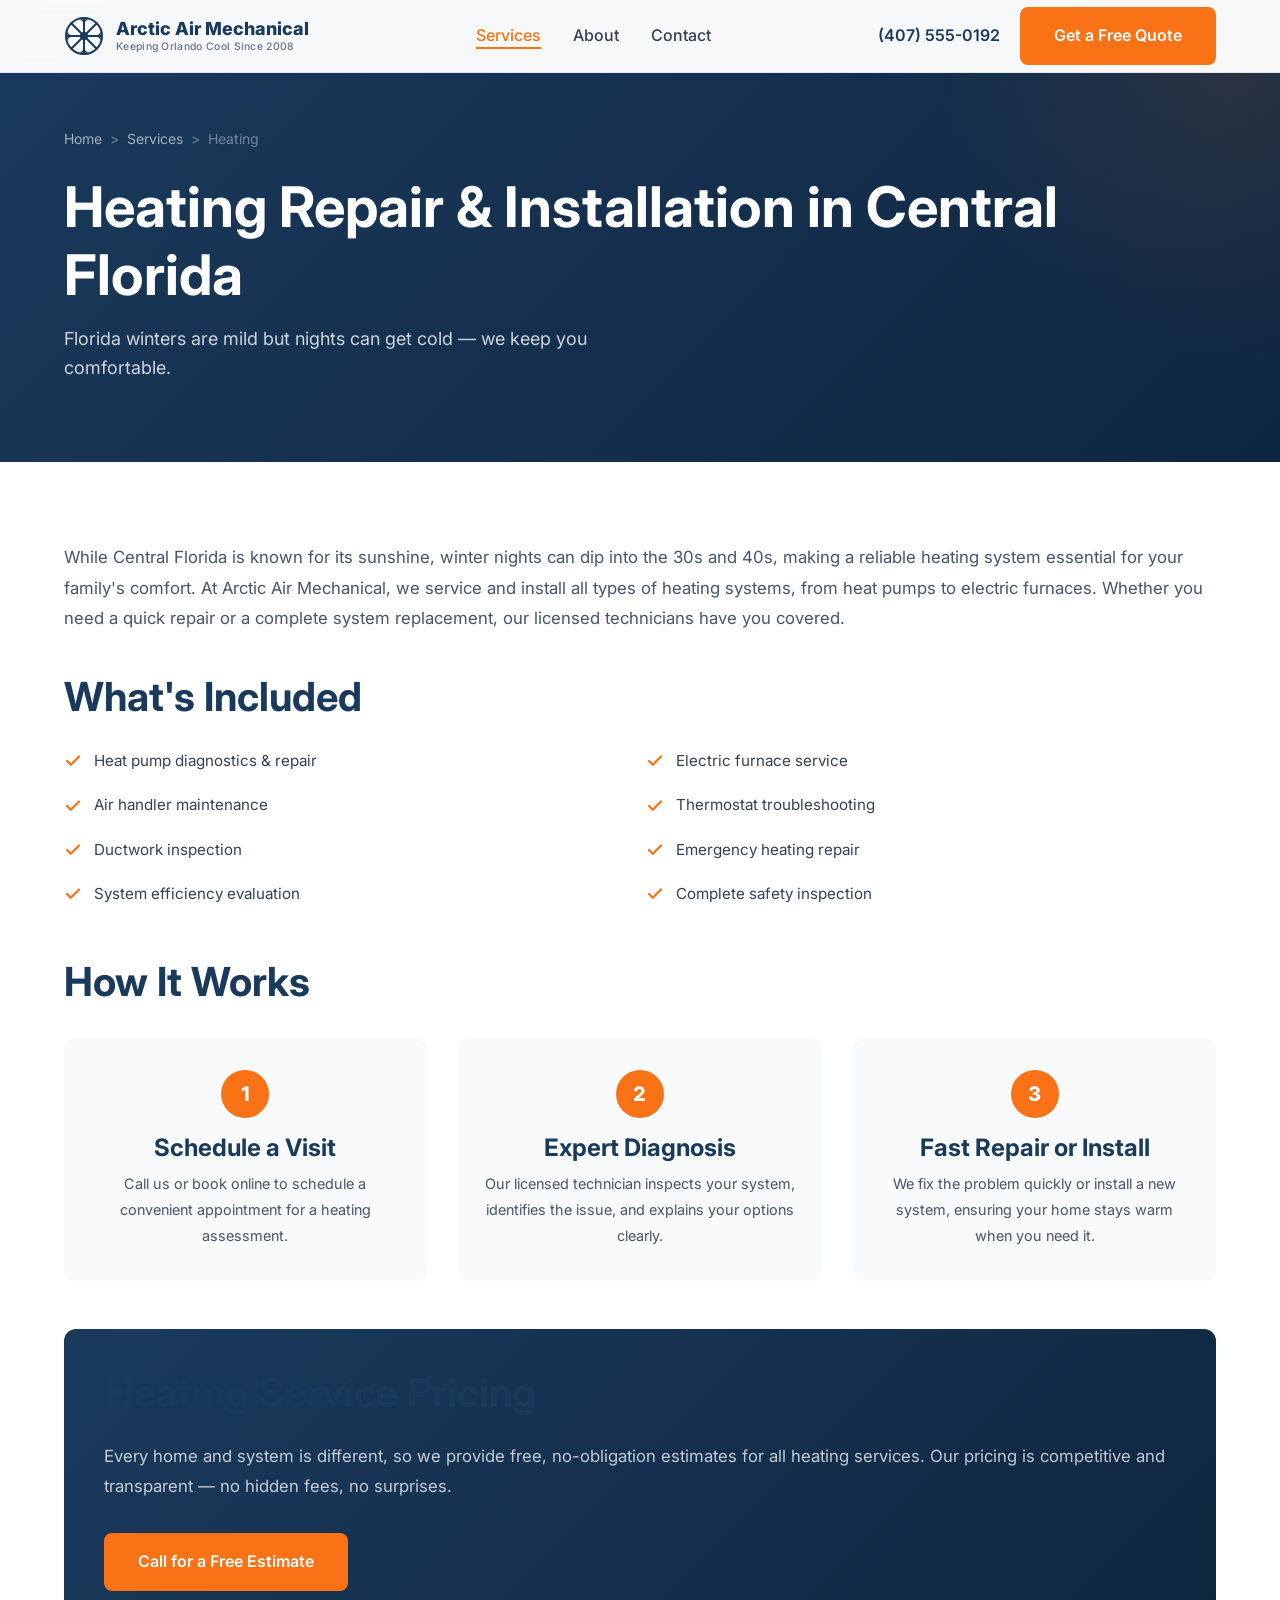
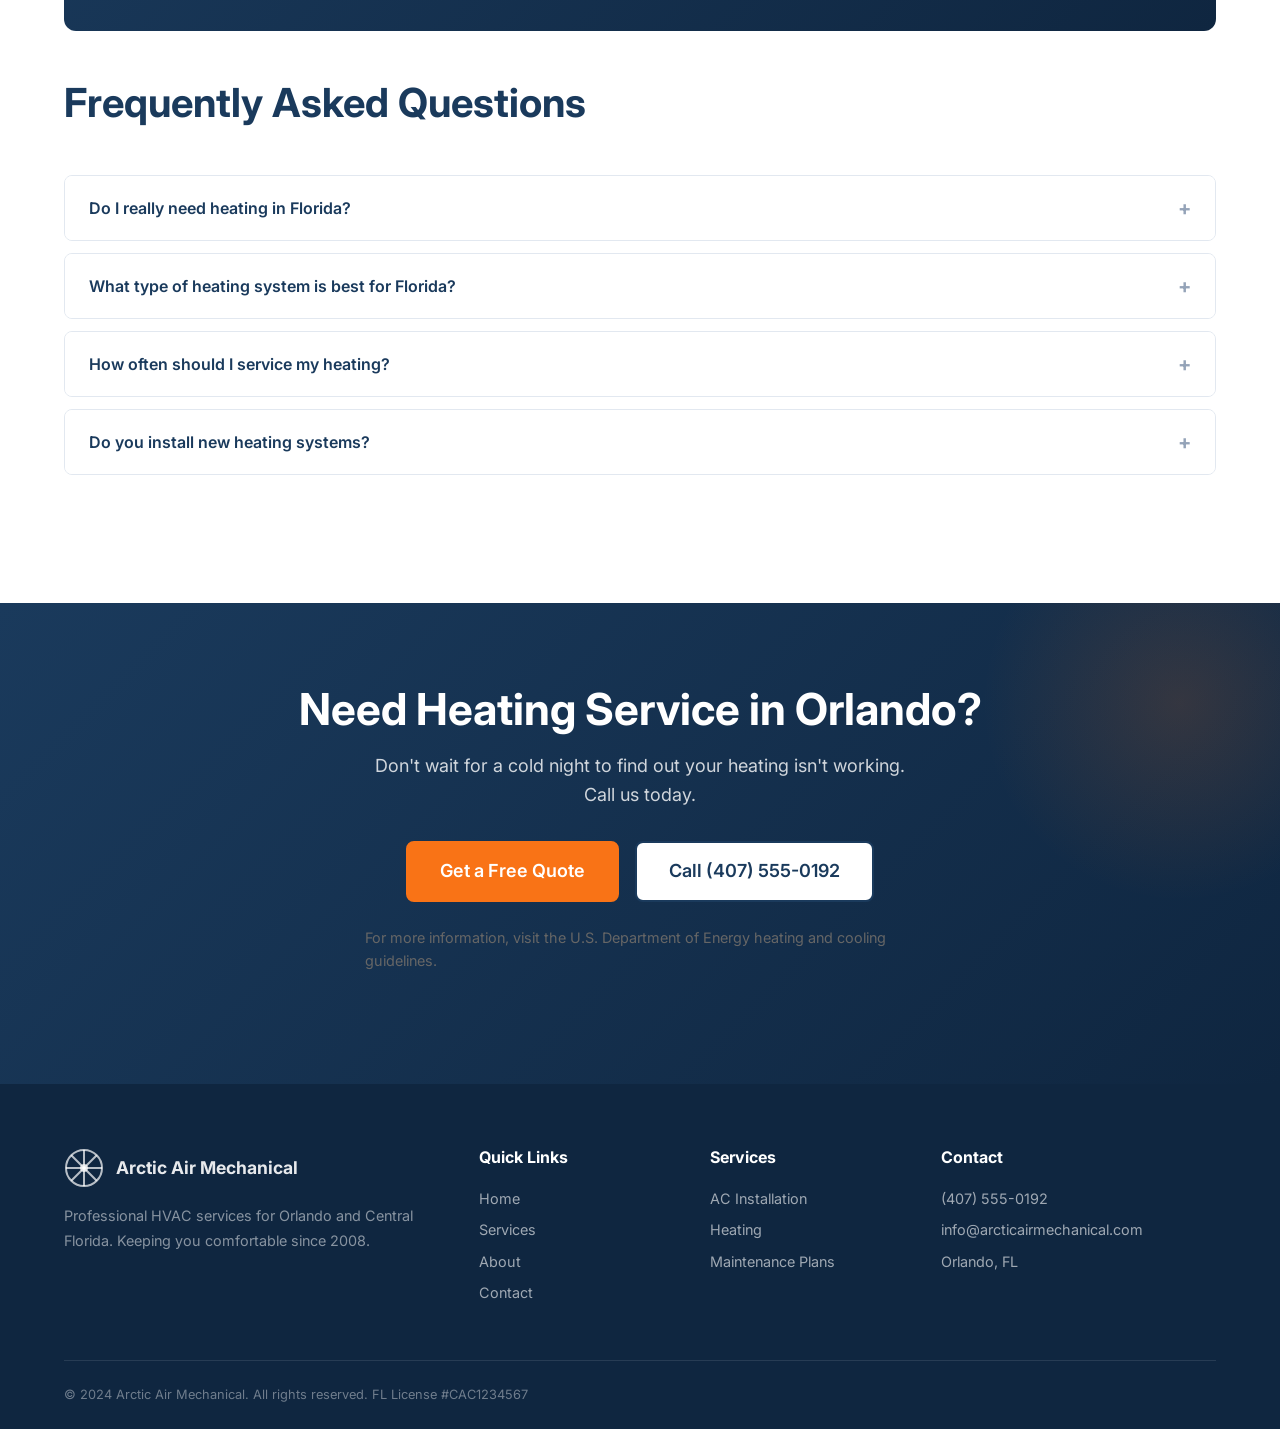
<file: services/heating.html>
<!DOCTYPE html>
<html lang="en">
<head>
    <meta charset="UTF-8">
    <meta name="viewport" content="width=device-width, initial-scale=1.0">
    <title>Heating Repair Orlando FL | Heat Pump Service</title>
    <meta name="description" content="Expert heating repair & installation in Orlando FL. Heat pumps, electric furnaces, emergency service. Licensed HVAC contractors since 2005.">
    <link rel="preconnect" href="https://fonts.googleapis.com">
    <link rel="preconnect" href="https://fonts.gstatic.com" crossorigin>
    <link href="https://fonts.googleapis.com/css2?family=Inter:wght@400;500;600;700;800&display=swap" rel="stylesheet">
    <link rel="stylesheet" href="../css/styles.css">
  <link rel="canonical" href="https://heartfelt-medovik-a9cdc7.netlify.app/services/heating">
  <meta property="og:title" content="Heating Repair Orlando FL | Heat Pump Service">
  <meta property="og:description" content="Expert heating repair & installation in Orlando FL. Heat pumps, electric furnaces, emergency service. Licensed HVAC contractors since 2005.">
  <meta property="og:url" content="https://heartfelt-medovik-a9cdc7.netlify.app/services/heating">
  <meta property="og:type" content="website">
  <meta name="twitter:card" content="summary">
  <meta name="twitter:title" content="Heating Repair Orlando FL | Arctic Air Mechanical">
  <meta name="twitter:description" content="Heating repair & installation in Orlando, FL. Heat pumps, electric furnaces, emergency service. Licensed technicians. Call (407) 555-0192.">
  <link rel="icon" href="/favicon.ico">
</head>
<body>

    <!-- Navbar -->
    <nav class="navbar">
        <div class="container">
            <a href="/" class="logo">
                <svg class="logo-icon" viewBox="0 0 40 40" fill="none" xmlns="http://www.w3.org/2000/svg" width="40" height="40">
                    <circle cx="20" cy="20" r="18" stroke="currentColor" stroke-width="2" fill="none"/>
                    <line x1="20" y1="2" x2="20" y2="38" stroke="currentColor" stroke-width="2"/>
                    <line x1="2" y1="20" x2="38" y2="20" stroke="currentColor" stroke-width="2"/>
                    <line x1="7.3" y1="7.3" x2="32.7" y2="32.7" stroke="currentColor" stroke-width="2"/>
                    <line x1="32.7" y1="7.3" x2="7.3" y2="32.7" stroke="currentColor" stroke-width="2"/>
                    <circle cx="20" cy="20" r="4" fill="currentColor"/>
                    <line x1="20" y1="6" x2="16" y2="2" stroke="currentColor" stroke-width="1.5"/>
                    <line x1="20" y1="6" x2="24" y2="2" stroke="currentColor" stroke-width="1.5"/>
                    <line x1="20" y1="34" x2="16" y2="38" stroke="currentColor" stroke-width="1.5"/>
                    <line x1="20" y1="34" x2="24" y2="38" stroke="currentColor" stroke-width="1.5"/>
                    <line x1="6" y1="20" x2="2" y2="16" stroke="currentColor" stroke-width="1.5"/>
                    <line x1="6" y1="20" x2="2" y2="24" stroke="currentColor" stroke-width="1.5"/>
                    <line x1="34" y1="20" x2="38" y2="16" stroke="currentColor" stroke-width="1.5"/>
                    <line x1="34" y1="20" x2="38" y2="24" stroke="currentColor" stroke-width="1.5"/>
                </svg>
                <div class="logo-text">
                    <span class="logo-name">Arctic Air Mechanical</span>
                    <span class="logo-tagline">Keeping Orlando Cool Since 2008</span>
                </div>
            </a>
            <ul class="nav-links">
                <li><a href="/services">Services</a></li>
                <li><a href="/about">About</a></li>
                <li><a href="/contact">Contact</a></li>
            </ul>
            <div class="nav-right">
                <a href="tel:4075550192" class="nav-phone">(407) 555-0192</a>
                <a href="/contact" class="btn btn-primary nav-cta">Get a Free Quote</a>
            </div>
            <button class="hamburger" aria-label="Toggle navigation">
                <span></span>
                <span></span>
                <span></span>
            </button>
        </div>
    </nav>

    <!-- Mobile Nav -->
    <div class="mobile-nav">
        <ul class="mobile-nav-links">
            <li><a href="/services">Services</a></li>
            <li><a href="/about">About</a></li>
            <li><a href="/contact">Contact</a></li>
        </ul>
        <a href="tel:4075550192" class="mobile-nav-phone">(407) 555-0192</a>
        <a href="/contact" class="btn btn-primary mobile-nav-cta">Get a Free Quote</a>
    </div>

    <!-- Page Hero -->
    <section class="page-hero">
        <div class="container">
            <nav class="breadcrumb">
                <a href="/">Home</a>
                <span class="breadcrumb-separator">&gt;</span>
                <a href="/services">Services</a>
                <span class="breadcrumb-separator">&gt;</span>
                <span class="breadcrumb-current">Heating</span>
            </nav>
            <h1>Heating Repair &amp; Installation in Central Florida</h1>
            <p class="page-hero-subtitle">Florida winters are mild but nights can get cold &mdash; we keep you comfortable.</p>
        </div>
    </section>

    <!-- Service Content -->
    <section class="service-content">
        <div class="container">

            <!-- Intro -->
            <div class="service-intro">
                <p>While Central Florida is known for its sunshine, winter nights can dip into the 30s and 40s, making a reliable heating system essential for your family's comfort. At Arctic Air Mechanical, we service and install all types of heating systems, from heat pumps to electric furnaces. Whether you need a quick repair or a complete system replacement, our licensed technicians have you covered.</p>
            </div>

            <!-- What's Included -->
            <div class="service-section">
                <h2>What's Included</h2>
                <ul class="service-list">
                    <li>Heat pump diagnostics &amp; repair</li>
                    <li>Electric furnace service</li>
                    <li>Air handler maintenance</li>
                    <li>Thermostat troubleshooting</li>
                    <li>Ductwork inspection</li>
                    <li>Emergency heating repair</li>
                    <li>System efficiency evaluation</li>
                    <li>Complete safety inspection</li>
                </ul>
            </div>

            <!-- How It Works -->
            <div class="service-section">
                <h2>How It Works</h2>
                <div class="service-steps">
                    <div class="service-step">
                        <span class="step-number">1</span>
                        <h3>Schedule a Visit</h3>
                        <p>Call us or book online to schedule a convenient appointment for a heating assessment.</p>
                    </div>
                    <div class="service-step">
                        <span class="step-number">2</span>
                        <h3>Expert Diagnosis</h3>
                        <p>Our licensed technician inspects your system, identifies the issue, and explains your options clearly.</p>
                    </div>
                    <div class="service-step">
                        <span class="step-number">3</span>
                        <h3>Fast Repair or Install</h3>
                        <p>We fix the problem quickly or install a new system, ensuring your home stays warm when you need it.</p>
                    </div>
                </div>
            </div>

            <!-- Pricing Box -->
            <div class="service-section">
                <div class="pricing-box">
                    <h2>Heating Service Pricing</h2>
                    <p class="pricing-detail">Every home and system is different, so we provide free, no-obligation estimates for all heating services. Our pricing is competitive and transparent &mdash; no hidden fees, no surprises.</p>
                    <a href="/contact" class="btn btn-primary">Call for a Free Estimate</a>
                </div>
            </div>

            <!-- FAQ -->
            <div class="service-section">
                <h2>Frequently Asked Questions</h2>
                <div class="faq-list">
                    <div class="faq-item">
                        <button class="faq-question">
                            <span>Do I really need heating in Florida?</span>
                            <span class="faq-icon">+</span>
                        </button>
                        <div class="faq-answer">
                            <p>Yes. While Florida winters are mild compared to northern states, nighttime temperatures can drop into the 30s and 40s. A functioning heating system keeps your family comfortable and protects your home from cold snaps.</p>
                        </div>
                    </div>
                    <div class="faq-item">
                        <button class="faq-question">
                            <span>What type of heating system is best for Florida?</span>
                            <span class="faq-icon">+</span>
                        </button>
                        <div class="faq-answer">
                            <p>Heat pumps are the most efficient option for Florida homes. They provide both heating and cooling, making them a versatile and cost-effective choice for our mild winters. We also service and install electric furnaces for homes that need them.</p>
                        </div>
                    </div>
                    <div class="faq-item">
                        <button class="faq-question">
                            <span>How often should I service my heating?</span>
                            <span class="faq-icon">+</span>
                        </button>
                        <div class="faq-answer">
                            <p>We recommend annual heating maintenance, ideally before winter starts. A yearly tune-up ensures your system runs efficiently, catches small problems before they become expensive repairs, and extends the life of your equipment.</p>
                        </div>
                    </div>
                    <div class="faq-item">
                        <button class="faq-question">
                            <span>Do you install new heating systems?</span>
                            <span class="faq-icon">+</span>
                        </button>
                        <div class="faq-answer">
                            <p>Yes, we install both heat pumps and electric furnaces. We'll help you choose the right system for your home and budget, and our licensed technicians handle the complete installation process.</p>
                        </div>
                    </div>
                </div>
            </div>

        </div>
    </section>

    <!-- Final CTA -->
    <section class="final-cta">
        <div class="container">
            <h2>Need Heating Service in Orlando?</h2>
            <p>Don't wait for a cold night to find out your heating isn't working. Call us today.</p>
            <div class="final-cta-buttons">
                <a href="/contact" class="btn btn-primary">Get a Free Quote</a>
                <a href="tel:4075550192" class="btn btn-secondary">Call (407) 555-0192</a>
            </div>
        </div>
    
  <p style="margin-top: 1.5rem; font-size: 0.9rem; color: #666;">For more information, visit the <a href="https://www.energy.gov/energysaver/heating-and-cooling" target="_blank" rel="noopener noreferrer">U.S. Department of Energy heating and cooling guidelines</a>.</p>
</section>

    <!-- Footer -->
    <footer class="footer">
        <div class="container">
            <div class="footer-grid">
                <div class="footer-col">
                    <div class="footer-brand">
                        <svg class="footer-logo-icon" viewBox="0 0 40 40" fill="none" xmlns="http://www.w3.org/2000/svg" width="40" height="40">
                            <circle cx="20" cy="20" r="18" stroke="currentColor" stroke-width="2" fill="none"/>
                            <line x1="20" y1="2" x2="20" y2="38" stroke="currentColor" stroke-width="2"/>
                            <line x1="2" y1="20" x2="38" y2="20" stroke="currentColor" stroke-width="2"/>
                            <line x1="7.3" y1="7.3" x2="32.7" y2="32.7" stroke="currentColor" stroke-width="2"/>
                            <line x1="32.7" y1="7.3" x2="7.3" y2="32.7" stroke="currentColor" stroke-width="2"/>
                            <circle cx="20" cy="20" r="4" fill="currentColor"/>
                        </svg>
                        <span class="footer-brand-name">Arctic Air Mechanical</span>
                    </div>
                    <p class="footer-brand-desc">Professional HVAC services for Orlando and Central Florida. Keeping you comfortable since 2008.</p>
                </div>
                <div class="footer-col">
                    <h4>Quick Links</h4>
                    <ul class="footer-links">
                        <li><a href="/">Home</a></li>
                        <li><a href="/services">Services</a></li>
                        <li><a href="/about">About</a></li>
                        <li><a href="/contact">Contact</a></li>
                    </ul>
                </div>
                <div class="footer-col">
                    <h4>Services</h4>
                    <ul class="footer-links">
                        <li><a href="/services/ac-installation.html">AC Installation</a></li>
                        <li><a href="/services/heating.html">Heating</a></li>
                        <li><a href="/services/maintenance.html">Maintenance Plans</a></li>
                    </ul>
                </div>
                <div class="footer-col">
                    <h4>Contact</h4>
                    <ul class="footer-contact">
                        <li><a href="tel:4075550192">(407) 555-0192</a></li>
                        <li><a href="mailto:info@arcticairmechanical.com">info@arcticairmechanical.com</a></li>
                        <li>Orlando, FL</li>
                    </ul>
                </div>
            </div>
            <div class="footer-bottom">
                <p>&copy; 2024 Arctic Air Mechanical. All rights reserved. FL License #CAC1234567</p>
            </div>
        </div>
    </footer>

    <!-- Floating Call Button -->
    <a href="tel:4075550192" class="floating-call" aria-label="Call Arctic Air Mechanical">
        <svg viewBox="0 0 24 24" fill="none" stroke="currentColor" stroke-width="2" stroke-linecap="round" stroke-linejoin="round" width="24" height="24">
            <path d="M22 16.92v3a2 2 0 0 1-2.18 2 19.79 19.79 0 0 1-8.63-3.07 19.5 19.5 0 0 1-6-6 19.79 19.79 0 0 1-3.07-8.67A2 2 0 0 1 4.11 2h3a2 2 0 0 1 2 1.72c.127.96.361 1.903.7 2.81a2 2 0 0 1-.45 2.11L8.09 9.91a16 16 0 0 0 6 6l1.27-1.27a2 2 0 0 1 2.11-.45c.907.339 1.85.573 2.81.7A2 2 0 0 1 22 16.92z"/>
        </svg>
    </a>

    <script src="../js/main.js"></script>
</body>
</html>
</file>
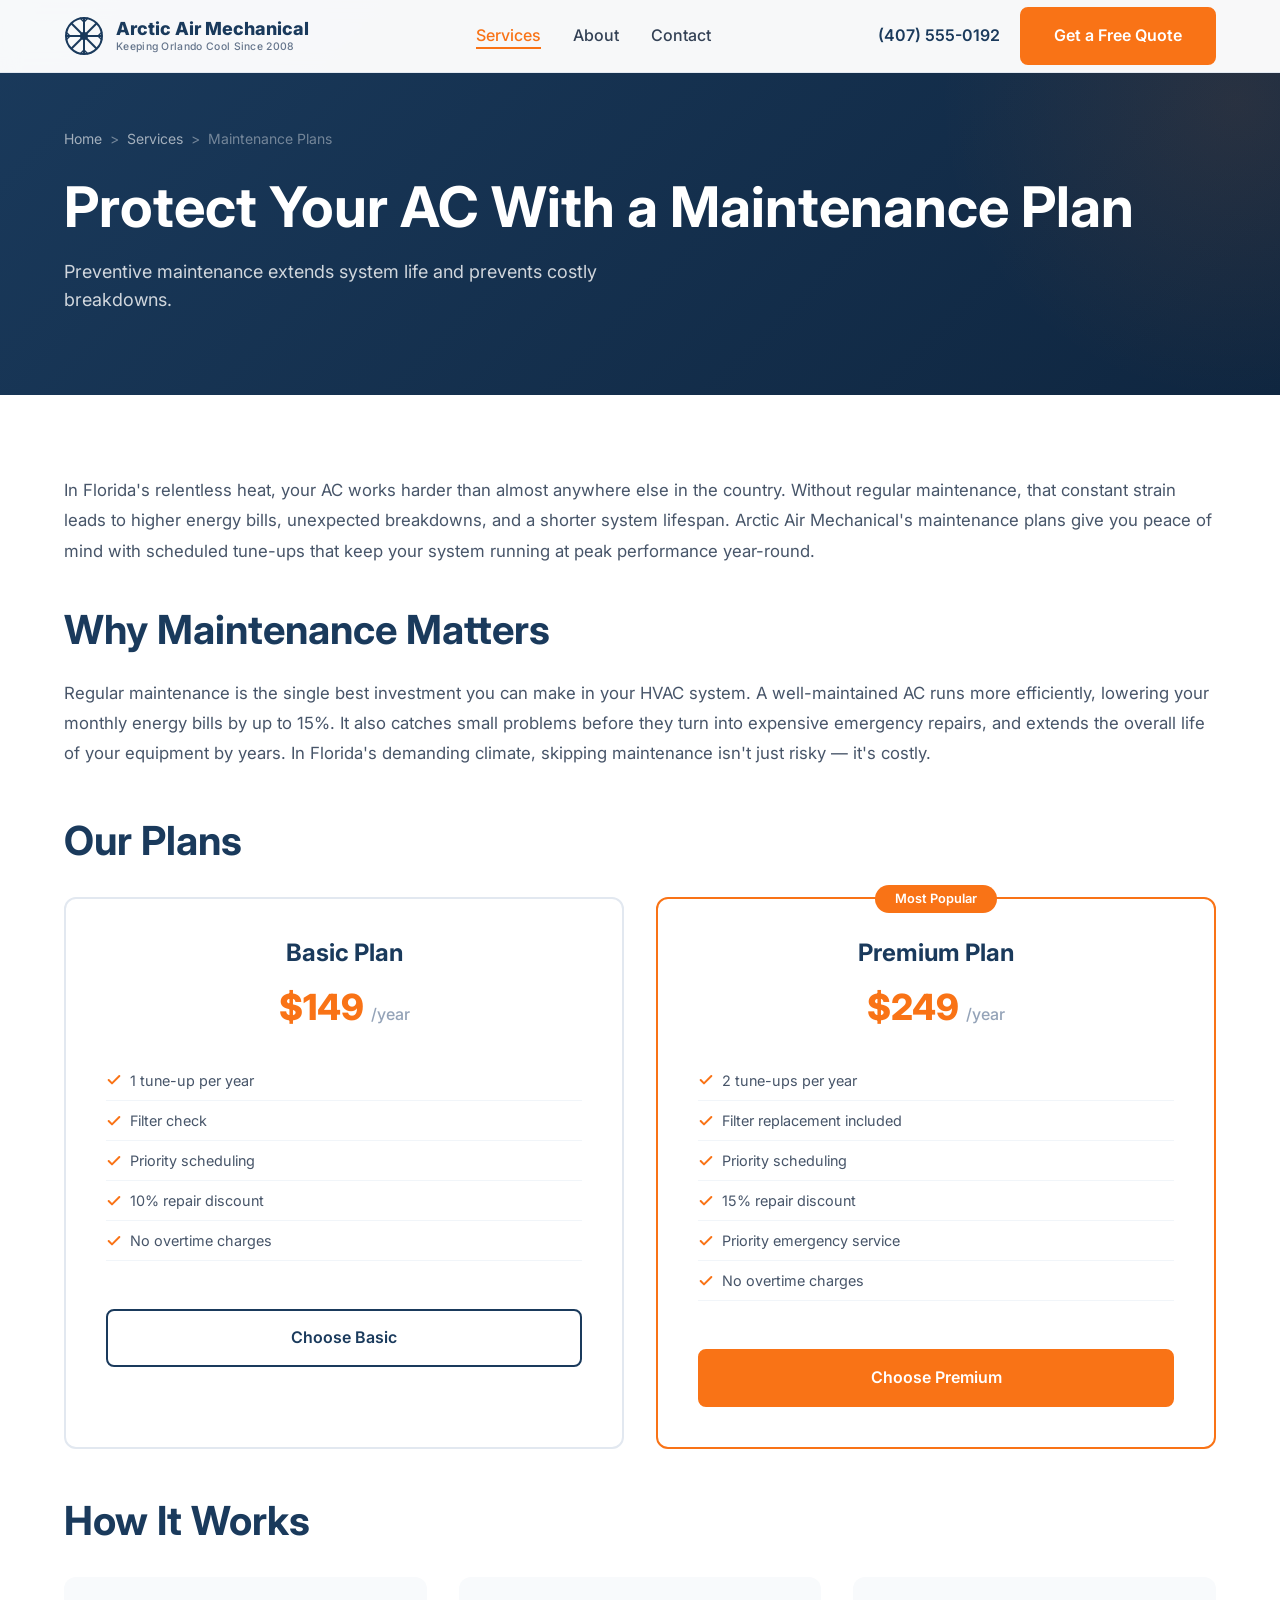
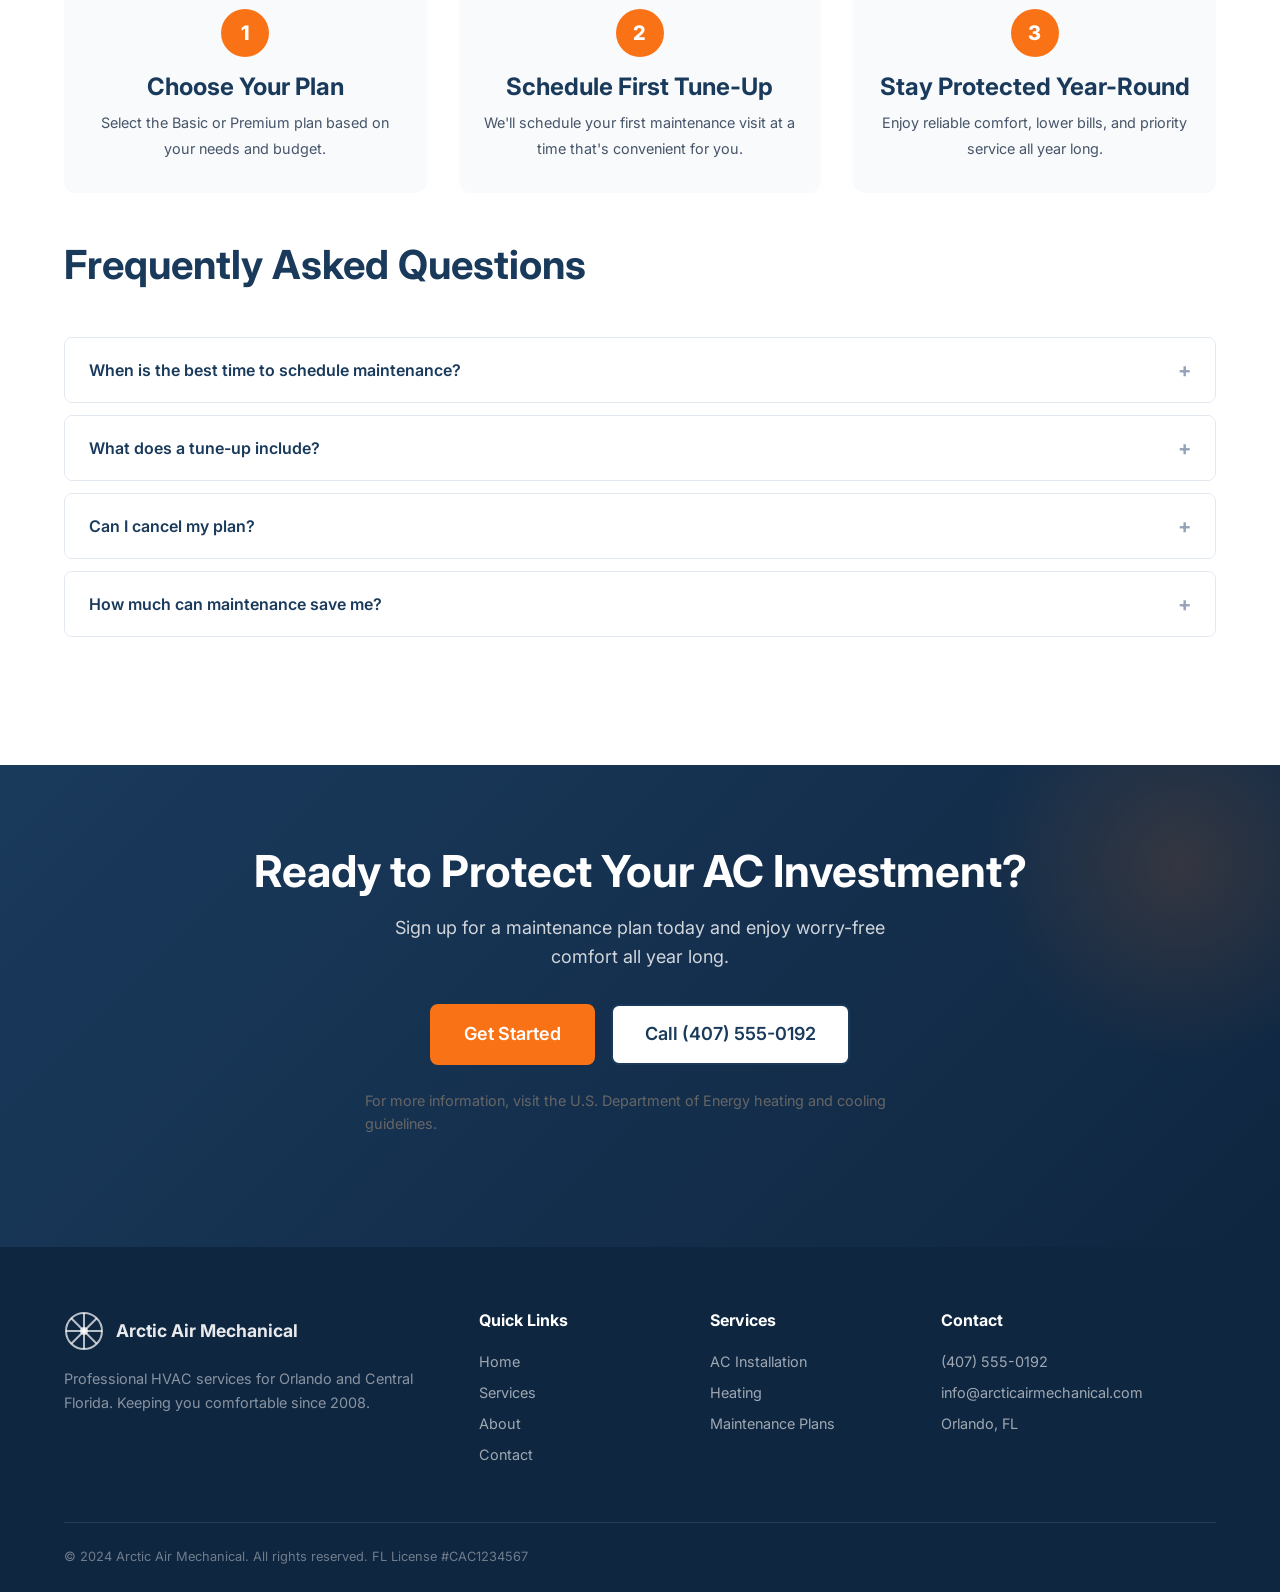
<file: services/maintenance.html>
<!DOCTYPE html>
<html lang="en">
<head>
    <meta charset="UTF-8">
    <meta name="viewport" content="width=device-width, initial-scale=1.0">
    <title>AC Maintenance Orlando | HVAC Tune-Up Plans</title>
    <meta name="description" content="Affordable AC maintenance plans Orlando FL. Prevent costly repairs, extend system life. Professional tune-ups starting at $149/year.">
    <link rel="preconnect" href="https://fonts.googleapis.com">
    <link rel="preconnect" href="https://fonts.gstatic.com" crossorigin>
    <link href="https://fonts.googleapis.com/css2?family=Inter:wght@400;500;600;700;800&display=swap" rel="stylesheet">
    <link rel="stylesheet" href="../css/styles.css">
  <link rel="canonical" href="https://heartfelt-medovik-a9cdc7.netlify.app/services/maintenance">
  <meta property="og:title" content="AC Maintenance Orlando | HVAC Tune-Up Plans">
  <meta property="og:description" content="Affordable AC maintenance plans Orlando FL. Prevent costly repairs, extend system life. Professional tune-ups starting at $149/year.">
  <meta property="og:url" content="https://heartfelt-medovik-a9cdc7.netlify.app/services/maintenance">
  <meta property="og:type" content="website">
  <meta name="twitter:card" content="summary">
  <meta name="twitter:title" content="AC Maintenance Orlando FL | Arctic Air Mechanical">
  <meta name="twitter:description" content="AC maintenance plans in Orlando, FL starting at $149/year. Prevent breakdowns, extend system life, save on energy bills. Schedule today.">
  <link rel="icon" href="/favicon.ico">
</head>
<body>

    <!-- Navbar -->
    <nav class="navbar">
        <div class="container">
            <a href="/" class="logo">
                <svg class="logo-icon" viewBox="0 0 40 40" fill="none" xmlns="http://www.w3.org/2000/svg" width="40" height="40">
                    <circle cx="20" cy="20" r="18" stroke="currentColor" stroke-width="2" fill="none"/>
                    <line x1="20" y1="2" x2="20" y2="38" stroke="currentColor" stroke-width="2"/>
                    <line x1="2" y1="20" x2="38" y2="20" stroke="currentColor" stroke-width="2"/>
                    <line x1="7.3" y1="7.3" x2="32.7" y2="32.7" stroke="currentColor" stroke-width="2"/>
                    <line x1="32.7" y1="7.3" x2="7.3" y2="32.7" stroke="currentColor" stroke-width="2"/>
                    <circle cx="20" cy="20" r="4" fill="currentColor"/>
                    <line x1="20" y1="6" x2="16" y2="2" stroke="currentColor" stroke-width="1.5"/>
                    <line x1="20" y1="6" x2="24" y2="2" stroke="currentColor" stroke-width="1.5"/>
                    <line x1="20" y1="34" x2="16" y2="38" stroke="currentColor" stroke-width="1.5"/>
                    <line x1="20" y1="34" x2="24" y2="38" stroke="currentColor" stroke-width="1.5"/>
                    <line x1="6" y1="20" x2="2" y2="16" stroke="currentColor" stroke-width="1.5"/>
                    <line x1="6" y1="20" x2="2" y2="24" stroke="currentColor" stroke-width="1.5"/>
                    <line x1="34" y1="20" x2="38" y2="16" stroke="currentColor" stroke-width="1.5"/>
                    <line x1="34" y1="20" x2="38" y2="24" stroke="currentColor" stroke-width="1.5"/>
                </svg>
                <div class="logo-text">
                    <span class="logo-name">Arctic Air Mechanical</span>
                    <span class="logo-tagline">Keeping Orlando Cool Since 2008</span>
                </div>
            </a>
            <ul class="nav-links">
                <li><a href="/services">Services</a></li>
                <li><a href="/about">About</a></li>
                <li><a href="/contact">Contact</a></li>
            </ul>
            <div class="nav-right">
                <a href="tel:4075550192" class="nav-phone">(407) 555-0192</a>
                <a href="/contact" class="btn btn-primary nav-cta">Get a Free Quote</a>
            </div>
            <button class="hamburger" aria-label="Toggle navigation">
                <span></span>
                <span></span>
                <span></span>
            </button>
        </div>
    </nav>

    <!-- Mobile Nav -->
    <div class="mobile-nav">
        <ul class="mobile-nav-links">
            <li><a href="/services">Services</a></li>
            <li><a href="/about">About</a></li>
            <li><a href="/contact">Contact</a></li>
        </ul>
        <a href="tel:4075550192" class="mobile-nav-phone">(407) 555-0192</a>
        <a href="/contact" class="btn btn-primary mobile-nav-cta">Get a Free Quote</a>
    </div>

    <!-- Page Hero -->
    <section class="page-hero">
        <div class="container">
            <nav class="breadcrumb">
                <a href="/">Home</a>
                <span class="breadcrumb-separator">&gt;</span>
                <a href="/services">Services</a>
                <span class="breadcrumb-separator">&gt;</span>
                <span class="breadcrumb-current">Maintenance Plans</span>
            </nav>
            <h1>Protect Your AC With a Maintenance Plan</h1>
            <p class="page-hero-subtitle">Preventive maintenance extends system life and prevents costly breakdowns.</p>
        </div>
    </section>

    <!-- Service Content -->
    <section class="service-content">
        <div class="container">

            <!-- Intro -->
            <div class="service-intro">
                <p>In Florida's relentless heat, your AC works harder than almost anywhere else in the country. Without regular maintenance, that constant strain leads to higher energy bills, unexpected breakdowns, and a shorter system lifespan. Arctic Air Mechanical's maintenance plans give you peace of mind with scheduled tune-ups that keep your system running at peak performance year-round.</p>
            </div>

            <!-- Why Maintenance Matters -->
            <div class="service-section">
                <h2>Why Maintenance Matters</h2>
                <p>Regular maintenance is the single best investment you can make in your HVAC system. A well-maintained AC runs more efficiently, lowering your monthly energy bills by up to 15%. It also catches small problems before they turn into expensive emergency repairs, and extends the overall life of your equipment by years. In Florida's demanding climate, skipping maintenance isn't just risky &mdash; it's costly.</p>
            </div>

            <!-- Our Plans -->
            <div class="service-section">
                <h2>Our Plans</h2>
                <div class="pricing-table">
                    <div class="pricing-tier">
                        <div class="pricing-tier-header">
                            <h3>Basic Plan</h3>
                            <div class="pricing-tier-price">
                                <span class="price-amount">$149</span>
                                <span class="price-period">/year</span>
                            </div>
                        </div>
                        <ul class="pricing-tier-features">
                            <li>1 tune-up per year</li>
                            <li>Filter check</li>
                            <li>Priority scheduling</li>
                            <li>10% repair discount</li>
                            <li>No overtime charges</li>
                        </ul>
                        <a href="/contact" class="btn btn-secondary pricing-tier-cta">Choose Basic</a>
                    </div>
                    <div class="pricing-tier featured">
                        <div class="pricing-tier-header">
                            <h3>Premium Plan</h3>
                            <div class="pricing-tier-price">
                                <span class="price-amount">$249</span>
                                <span class="price-period">/year</span>
                            </div>
                        </div>
                        <ul class="pricing-tier-features">
                            <li>2 tune-ups per year</li>
                            <li>Filter replacement included</li>
                            <li>Priority scheduling</li>
                            <li>15% repair discount</li>
                            <li>Priority emergency service</li>
                            <li>No overtime charges</li>
                        </ul>
                        <a href="/contact" class="btn btn-primary pricing-tier-cta">Choose Premium</a>
                    </div>
                </div>
            </div>

            <!-- How It Works -->
            <div class="service-section">
                <h2>How It Works</h2>
                <div class="service-steps">
                    <div class="service-step">
                        <span class="step-number">1</span>
                        <h3>Choose Your Plan</h3>
                        <p>Select the Basic or Premium plan based on your needs and budget.</p>
                    </div>
                    <div class="service-step">
                        <span class="step-number">2</span>
                        <h3>Schedule First Tune-Up</h3>
                        <p>We'll schedule your first maintenance visit at a time that's convenient for you.</p>
                    </div>
                    <div class="service-step">
                        <span class="step-number">3</span>
                        <h3>Stay Protected Year-Round</h3>
                        <p>Enjoy reliable comfort, lower bills, and priority service all year long.</p>
                    </div>
                </div>
            </div>

            <!-- FAQ -->
            <div class="service-section">
                <h2>Frequently Asked Questions</h2>
                <div class="faq-list">
                    <div class="faq-item">
                        <button class="faq-question">
                            <span>When is the best time to schedule maintenance?</span>
                            <span class="faq-icon">+</span>
                        </button>
                        <div class="faq-answer">
                            <p>Spring is the ideal time to schedule your AC maintenance, before the intense summer heat arrives. This ensures your system is running efficiently when you need it most and gives us time to address any issues before they become emergencies.</p>
                        </div>
                    </div>
                    <div class="faq-item">
                        <button class="faq-question">
                            <span>What does a tune-up include?</span>
                            <span class="faq-icon">+</span>
                        </button>
                        <div class="faq-answer">
                            <p>Our comprehensive tune-up includes a full system inspection, coil cleaning, refrigerant level check, electrical connection tightening, thermostat calibration, condensate drain clearing, and a performance test. We check every component to ensure your system is operating safely and efficiently.</p>
                        </div>
                    </div>
                    <div class="faq-item">
                        <button class="faq-question">
                            <span>Can I cancel my plan?</span>
                            <span class="faq-icon">+</span>
                        </button>
                        <div class="faq-answer">
                            <p>Yes, you can cancel your maintenance plan at any time with no cancellation fee. We believe in earning your business through great service, not locking you into contracts.</p>
                        </div>
                    </div>
                    <div class="faq-item">
                        <button class="faq-question">
                            <span>How much can maintenance save me?</span>
                            <span class="faq-icon">+</span>
                        </button>
                        <div class="faq-answer">
                            <p>Regular maintenance can save you up to 15% on your monthly energy bills by keeping your system running at peak efficiency. It also prevents major repairs that can cost hundreds or even thousands of dollars, and extends your system's lifespan by several years.</p>
                        </div>
                    </div>
                </div>
            </div>

        </div>
    </section>

    <!-- Final CTA -->
    <section class="final-cta">
        <div class="container">
            <h2>Ready to Protect Your AC Investment?</h2>
            <p>Sign up for a maintenance plan today and enjoy worry-free comfort all year long.</p>
            <div class="final-cta-buttons">
                <a href="/contact" class="btn btn-primary">Get Started</a>
                <a href="tel:4075550192" class="btn btn-secondary">Call (407) 555-0192</a>
            </div>
        </div>
    
  <p style="margin-top: 1.5rem; font-size: 0.9rem; color: #666;">For more information, visit the <a href="https://www.energy.gov/energysaver/heating-and-cooling" target="_blank" rel="noopener noreferrer">U.S. Department of Energy heating and cooling guidelines</a>.</p>
</section>

    <!-- Footer -->
    <footer class="footer">
        <div class="container">
            <div class="footer-grid">
                <div class="footer-col">
                    <div class="footer-brand">
                        <svg class="footer-logo-icon" viewBox="0 0 40 40" fill="none" xmlns="http://www.w3.org/2000/svg" width="40" height="40">
                            <circle cx="20" cy="20" r="18" stroke="currentColor" stroke-width="2" fill="none"/>
                            <line x1="20" y1="2" x2="20" y2="38" stroke="currentColor" stroke-width="2"/>
                            <line x1="2" y1="20" x2="38" y2="20" stroke="currentColor" stroke-width="2"/>
                            <line x1="7.3" y1="7.3" x2="32.7" y2="32.7" stroke="currentColor" stroke-width="2"/>
                            <line x1="32.7" y1="7.3" x2="7.3" y2="32.7" stroke="currentColor" stroke-width="2"/>
                            <circle cx="20" cy="20" r="4" fill="currentColor"/>
                        </svg>
                        <span class="footer-brand-name">Arctic Air Mechanical</span>
                    </div>
                    <p class="footer-brand-desc">Professional HVAC services for Orlando and Central Florida. Keeping you comfortable since 2008.</p>
                </div>
                <div class="footer-col">
                    <h4>Quick Links</h4>
                    <ul class="footer-links">
                        <li><a href="/">Home</a></li>
                        <li><a href="/services">Services</a></li>
                        <li><a href="/about">About</a></li>
                        <li><a href="/contact">Contact</a></li>
                    </ul>
                </div>
                <div class="footer-col">
                    <h4>Services</h4>
                    <ul class="footer-links">
                        <li><a href="/services/ac-installation.html">AC Installation</a></li>
                        <li><a href="/services/heating.html">Heating</a></li>
                        <li><a href="/services/maintenance.html">Maintenance Plans</a></li>
                    </ul>
                </div>
                <div class="footer-col">
                    <h4>Contact</h4>
                    <ul class="footer-contact">
                        <li><a href="tel:4075550192">(407) 555-0192</a></li>
                        <li><a href="mailto:info@arcticairmechanical.com">info@arcticairmechanical.com</a></li>
                        <li>Orlando, FL</li>
                    </ul>
                </div>
            </div>
            <div class="footer-bottom">
                <p>&copy; 2024 Arctic Air Mechanical. All rights reserved. FL License #CAC1234567</p>
            </div>
        </div>
    </footer>

    <!-- Floating Call Button -->
    <a href="tel:4075550192" class="floating-call" aria-label="Call Arctic Air Mechanical">
        <svg viewBox="0 0 24 24" fill="none" stroke="currentColor" stroke-width="2" stroke-linecap="round" stroke-linejoin="round" width="24" height="24">
            <path d="M22 16.92v3a2 2 0 0 1-2.18 2 19.79 19.79 0 0 1-8.63-3.07 19.5 19.5 0 0 1-6-6 19.79 19.79 0 0 1-3.07-8.67A2 2 0 0 1 4.11 2h3a2 2 0 0 1 2 1.72c.127.96.361 1.903.7 2.81a2 2 0 0 1-.45 2.11L8.09 9.91a16 16 0 0 0 6 6l1.27-1.27a2 2 0 0 1 2.11-.45c.907.339 1.85.573 2.81.7A2 2 0 0 1 22 16.92z"/>
        </svg>
    </a>

    <script src="../js/main.js"></script>
</body>
</html>
</file>
<file: css/styles.css>
/* ===== RESET & BASE ===== */
*,*::before,*::after{box-sizing:border-box;margin:0;padding:0}
html{scroll-behavior:smooth;font-size:16px}
body{font-family:'Inter',system-ui,-apple-system,sans-serif;color:#1e293b;line-height:1.6;background:#fff;overflow-x:hidden}
a{text-decoration:none;color:inherit}
ul{list-style:none}
img{max-width:100%;display:block}
button,input,select,textarea{font-family:inherit;font-size:inherit}

/* ===== CSS VARIABLES ===== */
:root{
  --navy:#1A3A5C;
  --navy-dark:#0f2640;
  --orange:#F97316;
  --orange-hover:#ea6a0e;
  --white:#ffffff;
  --gray-50:#f8fafc;
  --gray-100:#f1f5f9;
  --gray-200:#e2e8f0;
  --gray-300:#cbd5e1;
  --gray-400:#94a3b8;
  --gray-500:#64748b;
  --gray-600:#475569;
  --gray-700:#334155;
  --gray-800:#1e293b;
  --shadow-sm:0 1px 2px rgba(0,0,0,.05);
  --shadow:0 4px 6px -1px rgba(0,0,0,.1),0 2px 4px -2px rgba(0,0,0,.1);
  --shadow-lg:0 10px 15px -3px rgba(0,0,0,.1),0 4px 6px -4px rgba(0,0,0,.1);
  --shadow-xl:0 20px 25px -5px rgba(0,0,0,.1),0 8px 10px -6px rgba(0,0,0,.1);
  --radius:8px;
  --radius-lg:12px;
  --max-width:1200px;
  --transition:all .3s ease;
}

/* ===== TYPOGRAPHY ===== */
h1,h2,h3,h4,h5,h6{font-weight:700;line-height:1.2;color:var(--navy)}
h1{font-size:clamp(2rem,5vw,3.5rem)}
h2{font-size:clamp(1.75rem,4vw,2.5rem)}
h3{font-size:clamp(1.25rem,3vw,1.5rem)}
h4{font-size:1.125rem}
p{color:var(--gray-600);margin-bottom:1rem}
.text-orange{color:var(--orange)}
.text-navy{color:var(--navy)}
.text-white{color:var(--white)}

/* ===== LAYOUT ===== */
.container{width:100%;max-width:var(--max-width);margin:0 auto;padding:0 1.5rem}
.section{padding:5rem 0}
.section-sm{padding:3rem 0}
.section-alt{background:var(--gray-50)}
.section-header{text-align:center;margin-bottom:3rem}
.section-header p{max-width:600px;margin:1rem auto 0;font-size:1.125rem}
.section-title{text-align:center;margin-bottom:2rem}

/* ===== BUTTONS ===== */
.btn{display:inline-flex;align-items:center;justify-content:center;gap:.5rem;padding:.875rem 2rem;border-radius:var(--radius);font-weight:600;font-size:1rem;border:2px solid transparent;cursor:pointer;transition:var(--transition);white-space:nowrap}
.btn-orange,
.btn.btn-orange,
a.btn-orange,
button.btn-orange{background:var(--orange);color:var(--white);border-color:var(--orange);display:inline-flex;align-items:center;justify-content:center;gap:.5rem;padding:.875rem 2rem;border-radius:var(--radius);font-weight:600;font-size:1rem;border:2px solid var(--orange);cursor:pointer;transition:var(--transition);white-space:nowrap}
.btn-orange:hover,.btn.btn-orange:hover,a.btn-orange:hover,button.btn-orange:hover{background:var(--orange-hover);border-color:var(--orange-hover);transform:translateY(-2px);box-shadow:var(--shadow-lg)}
.btn-outline,
a.btn-outline{background:transparent;color:var(--white);border-color:var(--white);display:inline-flex;align-items:center;justify-content:center;gap:.5rem;padding:.875rem 2rem;border-radius:var(--radius);font-weight:600;font-size:1rem;border:2px solid var(--white);cursor:pointer;transition:var(--transition);white-space:nowrap}
.btn-outline:hover,a.btn-outline:hover{background:var(--white);color:var(--navy)}
.btn-outline-navy{background:transparent;color:var(--navy);border-color:var(--navy)}
.btn-outline-navy:hover{background:var(--navy);color:var(--white)}
.btn-navy{background:var(--navy);color:var(--white);border-color:var(--navy)}
.btn-navy:hover{background:var(--navy-dark);transform:translateY(-2px);box-shadow:var(--shadow-lg)}
.btn-primary,
.btn.btn-primary,
a.btn-primary{background:var(--orange);color:var(--white);border-color:var(--orange);display:inline-flex;align-items:center;justify-content:center;gap:.5rem;padding:.875rem 2rem;border-radius:var(--radius);font-weight:600;font-size:1rem;border:2px solid var(--orange);cursor:pointer;transition:var(--transition);white-space:nowrap}
.btn-primary:hover,.btn.btn-primary:hover,a.btn-primary:hover{background:var(--orange-hover);border-color:var(--orange-hover);transform:translateY(-2px);box-shadow:var(--shadow-lg)}
.btn-secondary,
.btn.btn-secondary,
a.btn-secondary{background:var(--white);color:var(--navy);border-color:var(--navy);display:inline-flex;align-items:center;justify-content:center;gap:.5rem;padding:.875rem 2rem;border-radius:var(--radius);font-weight:600;font-size:1rem;border:2px solid var(--navy);cursor:pointer;transition:var(--transition);white-space:nowrap}
.btn-secondary:hover,.btn.btn-secondary:hover,a.btn-secondary:hover{background:var(--navy);color:var(--white);transform:translateY(-2px);box-shadow:var(--shadow-lg)}
.btn-sm{padding:.625rem 1.25rem;font-size:.875rem}
.btn-lg{padding:1rem 2.5rem;font-size:1.125rem}
.btn-block,.full-width{width:100%}

/* ===== NAVBAR ===== */
.navbar{position:fixed;top:0;left:0;right:0;z-index:1000;background:rgba(255,255,255,.97);backdrop-filter:blur(10px);border-bottom:1px solid var(--gray-200);transition:var(--transition)}
.navbar.scrolled{box-shadow:var(--shadow)}

/* Navbar inner — handles all variants: .nav-inner, .container.navbar-inner, .container.navbar-container, .container alone */
.nav-inner,
.navbar-inner,
.navbar-container,
.navbar>.container{
  display:flex;align-items:center;justify-content:space-between;height:72px;max-width:var(--max-width);margin:0 auto;padding:0 1.5rem
}

/* Logo */
.logo,.nav-logo{display:flex;align-items:center;gap:.75rem;font-weight:800;font-size:1.25rem;color:var(--navy);text-decoration:none;flex-shrink:0}
.logo svg,.nav-logo svg,.logo-icon{flex-shrink:0;color:var(--navy)}
.logo-text{display:flex;flex-direction:column}
.logo-name{font-weight:800;font-size:1.125rem;color:var(--navy);line-height:1.2}
.logo-tagline{font-size:.65rem;font-weight:500;color:var(--gray-500);letter-spacing:.03em;line-height:1.3}

/* Nav Links — handles both <div class="nav-links"><a> and <ul class="nav-links"><li><a> */
.nav-links{display:flex;align-items:center;gap:2rem;list-style:none}
.nav-links li{list-style:none}
.nav-links a,.nav-links li a,.nav-link{font-weight:500;color:var(--gray-700);transition:var(--transition);position:relative;text-decoration:none}
.nav-links a:hover,.nav-links a.active,.nav-link:hover,.nav-link.active{color:var(--orange)}
.nav-links a::after,.nav-links li a::after{content:'';position:absolute;bottom:-4px;left:0;width:0;height:2px;background:var(--orange);transition:var(--transition)}
.nav-links a:hover::after,.nav-links a.active::after,.nav-links li a:hover::after,.nav-links li a.active::after{width:100%}

/* Nav Right / Actions */
.nav-right,.nav-actions{display:flex;align-items:center;gap:1.25rem}
.nav-phone{display:flex;align-items:center;gap:.5rem;font-weight:600;color:var(--navy);text-decoration:none}
.nav-phone svg{color:var(--orange)}
.nav-cta{padding:.625rem 1.5rem}

/* Hamburger */
.hamburger{display:none;flex-direction:column;gap:5px;background:none;border:none;cursor:pointer;padding:.5rem}
.hamburger span{display:block;width:24px;height:2px;background:var(--navy);transition:var(--transition)}

/* Mobile Nav */
.mobile-nav{display:none;position:fixed;top:72px;left:0;right:0;bottom:0;background:var(--white);z-index:999;padding:2rem;flex-direction:column;gap:.5rem;overflow-y:auto}
.mobile-nav.open{display:flex}
.mobile-nav a,.mobile-nav li a,.mobile-nav-link{font-size:1.125rem;font-weight:500;color:var(--gray-700);padding:.75rem 0;border-bottom:1px solid var(--gray-100);display:block;text-decoration:none}
.mobile-nav a:hover,.mobile-nav li a:hover,.mobile-nav-link:hover{color:var(--orange)}
.mobile-nav ul{display:flex;flex-direction:column}
.mobile-nav .btn,.mobile-nav .btn-orange,.mobile-nav .btn-primary{margin-top:1rem;text-align:center;justify-content:center}
.mobile-nav-phone{font-weight:600;color:var(--navy)}

/* ===== HERO (Homepage) ===== */
.hero{position:relative;min-height:600px;display:flex;align-items:center;padding:8rem 0 5rem;overflow:hidden;background-size:cover;background-position:center;background-repeat:no-repeat}
.hero-overlay{position:absolute;inset:0;background:linear-gradient(135deg,rgba(26,58,92,.92) 0%,rgba(15,38,64,.85) 100%);z-index:1}
/* Fallback overlay if no .hero-overlay div exists */
.hero:not(:has(.hero-overlay))::after{content:'';position:absolute;inset:0;background:linear-gradient(135deg,rgba(26,58,92,.92) 0%,rgba(15,38,64,.85) 100%);z-index:1}
.hero .container{position:relative;z-index:2}
.hero-content{max-width:700px}
.hero h1{color:var(--white);margin-bottom:1.25rem}
.hero h1 .highlight{color:var(--orange)}
.hero-sub{font-size:1.25rem;color:rgba(255,255,255,.85);margin-bottom:2rem;line-height:1.7}
.hero-btns,.hero-ctas{display:flex;flex-wrap:wrap;gap:1rem;margin-bottom:2.5rem}
.trust-badges{display:flex;flex-wrap:wrap;gap:1.5rem}
.trust-badge{display:flex;align-items:center;gap:.5rem;color:rgba(255,255,255,.9);font-size:.9rem;font-weight:500}
.trust-badge svg{color:var(--orange);flex-shrink:0}

/* Page Hero (inner pages) */
.page-hero{position:relative;padding:8rem 0 4rem;background:linear-gradient(135deg,var(--navy) 0%,var(--navy-dark) 100%);overflow:hidden}
.page-hero::before{content:'';position:absolute;top:-50%;right:-20%;width:600px;height:600px;background:radial-gradient(circle,rgba(249,115,22,.1) 0%,transparent 70%);border-radius:50%}
.page-hero .container{position:relative;z-index:2}
.page-hero h1{color:var(--white);margin-bottom:1rem}
.page-hero p,.page-hero-subtitle{color:rgba(255,255,255,.8);font-size:1.125rem;max-width:600px}
.page-hero .btn,.page-hero .btn-orange{margin-top:1.5rem}
.breadcrumb{display:flex;align-items:center;gap:.5rem;margin-bottom:1.5rem;font-size:.875rem}
.breadcrumb a{color:rgba(255,255,255,.6);transition:var(--transition)}
.breadcrumb a:hover{color:var(--white)}
.breadcrumb span{color:rgba(255,255,255,.4)}
.breadcrumb .current,.breadcrumb-current{color:var(--orange)}
.breadcrumb-separator{color:rgba(255,255,255,.4)}

/* ===== SERVICES STRIP (Homepage) ===== */
.services-strip{padding:4rem 0;background:var(--gray-50)}
.services-grid{display:grid;grid-template-columns:repeat(4,1fr);gap:1.5rem}
.service-card{background:var(--white);border-radius:var(--radius-lg);padding:2rem;text-align:center;transition:var(--transition);border:1px solid var(--gray-200);cursor:pointer;display:block;text-decoration:none;color:inherit}
.service-card:hover{transform:translateY(-8px);box-shadow:var(--shadow-xl);border-color:var(--orange)}
.service-card .icon,.service-card .service-icon{width:64px;height:64px;margin:0 auto 1.25rem;background:linear-gradient(135deg,rgba(249,115,22,.1),rgba(249,115,22,.05));border-radius:var(--radius-lg);display:flex;align-items:center;justify-content:center}
.service-card .icon svg,.service-card .service-icon svg{color:var(--orange)}
.service-card h3{margin-bottom:.5rem;color:var(--navy)}
.service-card p{font-size:.9rem;margin-bottom:1.25rem}
.service-card .card-link,.service-card .service-link{color:var(--orange);font-weight:600;font-size:.9rem;display:inline-flex;align-items:center;gap:.25rem;transition:var(--transition)}
.service-card:hover .card-link,.service-card:hover .service-link{gap:.5rem}

/* ===== WHY CHOOSE US ===== */
.why-us{padding:5rem 0}
.why-us-grid{display:grid;grid-template-columns:1fr 1fr;gap:4rem;align-items:center}
.why-us-content h2{margin-bottom:1.5rem}
.why-us-content p{font-size:1.05rem;line-height:1.8}
.stats-grid{display:grid;grid-template-columns:1fr 1fr;gap:1.5rem}
.stat-box{background:var(--gray-50);border-radius:var(--radius-lg);padding:1.75rem;text-align:center;border:1px solid var(--gray-200);transition:var(--transition)}
.stat-box:hover{border-color:var(--orange);transform:translateY(-4px);box-shadow:var(--shadow)}
.stat-box .stat-number{font-size:2rem;font-weight:800;color:var(--orange);display:block}
.stat-box .stat-label{font-size:.875rem;color:var(--gray-600);font-weight:500;margin-top:.25rem}

/* ===== SERVICES DETAIL (Homepage) ===== */
.services-detail{padding:5rem 0;background:var(--gray-50)}
.detail-grid{display:grid;grid-template-columns:repeat(2,1fr);gap:2rem}
.detail-card{background:var(--white);border-radius:var(--radius-lg);overflow:hidden;transition:var(--transition);border:1px solid var(--gray-200)}
.detail-card:hover{transform:translateY(-4px);box-shadow:var(--shadow-lg)}
.detail-card>img{width:100%;height:200px;object-fit:cover}
.detail-card-img{height:200px;background-size:cover;background-position:center;position:relative}
.detail-card-body{padding:1.75rem}
.detail-card-body h3{margin-bottom:.75rem}
.detail-card-body p{font-size:.95rem;margin-bottom:1.25rem}
.detail-card-body .price,.detail-card-body .detail-price{font-size:.85rem;color:var(--orange);font-weight:600;margin-bottom:1rem;display:block}

/* ===== TESTIMONIALS ===== */
.testimonials{padding:5rem 0}
.testimonials-grid{display:grid;grid-template-columns:repeat(3,1fr);gap:2rem}
.testimonial-card{background:var(--white);border-radius:var(--radius-lg);padding:2rem;border:1px solid var(--gray-200);transition:var(--transition);position:relative}
.testimonial-card:hover{box-shadow:var(--shadow-lg)}
.testimonial-card .stars,.testimonial-card .testimonial-stars{display:flex;gap:.125rem;margin-bottom:1rem}
.testimonial-card .stars svg,.testimonial-card .testimonial-stars svg{width:18px;height:18px}
.testimonial-card blockquote,.testimonial-card .testimonial-quote{font-size:.95rem;color:var(--gray-600);line-height:1.7;margin-bottom:1.5rem;font-style:italic;display:block}
.testimonial-card .author,.testimonial-card .testimonial-author{display:flex;flex-direction:column;gap:.25rem}
.testimonial-card .author-info strong,.testimonial-card .testimonial-name{display:block;font-size:.9rem;color:var(--navy);font-weight:700}
.testimonial-card .author-info span,.testimonial-card .testimonial-location{font-size:.8rem;color:var(--gray-400)}
.testimonial-card .author-avatar{width:44px;height:44px;border-radius:50%;background:var(--navy);color:var(--white);display:flex;align-items:center;justify-content:center;font-weight:700;font-size:.9rem}
.quote-icon{position:absolute;top:1.25rem;right:1.5rem;color:var(--gray-100);font-size:3rem;font-weight:800;line-height:1}

/* ===== SERVICE AREA ===== */
.service-area{padding:4rem 0;background:var(--gray-50)}
.area-tags{display:flex;flex-wrap:wrap;justify-content:center;gap:.75rem;margin-top:2rem}
.area-tag{display:inline-flex;align-items:center;gap:.375rem;padding:.5rem 1.25rem;background:var(--white);border:1px solid var(--gray-200);border-radius:50px;font-size:.9rem;font-weight:500;color:var(--gray-700);transition:var(--transition)}
.area-tag:hover{border-color:var(--orange);color:var(--orange);transform:translateY(-2px)}
.area-tag svg{color:var(--orange);width:14px;height:14px}

/* ===== FINAL CTA ===== */
.final-cta{padding:5rem 0;background:linear-gradient(135deg,var(--navy) 0%,var(--navy-dark) 100%);position:relative;overflow:hidden}
.final-cta::before{content:'';position:absolute;top:-100px;right:-100px;width:400px;height:400px;background:radial-gradient(circle,rgba(249,115,22,.15) 0%,transparent 70%);border-radius:50%}
.final-cta .container{position:relative;z-index:2;text-align:center}
.final-cta h2{color:var(--white);margin-bottom:1rem;font-size:clamp(1.75rem,4vw,2.75rem)}
.final-cta p{color:rgba(255,255,255,.8);font-size:1.125rem;margin-bottom:2rem;max-width:550px;margin-left:auto;margin-right:auto}
.final-cta .btn,.final-cta .btn-orange,.final-cta .btn-primary{font-size:1.125rem}
.final-cta .btn-outline,.final-cta .btn-secondary{font-size:1.125rem}
.final-cta-buttons,.final-cta-actions{display:flex;gap:1rem;justify-content:center;flex-wrap:wrap}

/* ===== FOOTER ===== */
.footer{background:var(--navy-dark);color:rgba(255,255,255,.7);padding:4rem 0 0}
.footer-grid{display:grid;grid-template-columns:2fr 1fr 1fr 1.5fr;gap:3rem;padding-bottom:3rem}
.footer-col{min-width:0}
.footer-brand{display:flex;align-items:center;gap:.75rem;margin-bottom:1rem;color:rgba(255,255,255,.9);font-weight:700;font-size:1.1rem}
.footer-brand svg{flex-shrink:0;color:rgba(255,255,255,.7)}
.footer-brand span,.footer-brand-name{color:rgba(255,255,255,.9)}
.footer-col>p,.footer-description,.footer-tagline,.footer-brand-desc{font-size:.9rem;color:rgba(255,255,255,.5);line-height:1.7}
.footer-logo{display:flex;align-items:center;gap:.75rem;margin-bottom:1rem;color:rgba(255,255,255,.9);font-weight:700;font-size:1.1rem}
.footer-logo svg{flex-shrink:0;color:rgba(255,255,255,.7)}
.footer h4,.footer-heading{color:var(--white);margin-bottom:1.25rem;font-size:1rem}
.footer-col ul,.footer-links,.footer-contact{list-style:none;padding:0;margin:0}
.footer-col ul li,.footer-links li,.footer-contact li{margin-bottom:.5rem}
.footer-col ul a,.footer-links a,.footer-contact a{color:rgba(255,255,255,.6);font-size:.9rem;transition:var(--transition)}
.footer-col ul a:hover,.footer-links a:hover,.footer-contact a:hover{color:var(--orange)}
.footer-col ul li,.footer-contact li{font-size:.9rem;color:rgba(255,255,255,.6)}
.footer-contact svg{flex-shrink:0;margin-top:3px;color:var(--orange)}
.footer-bottom{border-top:1px solid rgba(255,255,255,.1);padding:1.5rem 0;display:flex;flex-wrap:wrap;justify-content:space-between;align-items:center;gap:1rem;font-size:.8rem;color:rgba(255,255,255,.4)}
.footer-bottom p{color:rgba(255,255,255,.4);font-size:.8rem;margin-bottom:0}

/* ===== SERVICE PAGE CONTENT ===== */
.service-content{padding:5rem 0}
.service-content h2,.service-section h2{margin-bottom:1.5rem}
.service-content p{font-size:1.05rem;line-height:1.8}
.service-intro{margin-bottom:2.5rem}
.service-section{margin-bottom:3rem}

/* Included List — handles both <li> and <div class="included-item"> */
.included-list{display:grid;grid-template-columns:1fr 1fr;gap:.75rem;margin:1.5rem 0 2rem}
.included-list li,.included-list .included-item{display:flex;align-items:center;gap:.75rem;font-size:.95rem;color:var(--gray-700)}
.included-list li svg,.included-list .included-item svg{color:var(--orange);flex-shrink:0}

/* Process Steps — handles .process-steps/.process-step and .service-steps/.service-step */
.process-steps,.service-steps{display:grid;grid-template-columns:repeat(3,1fr);gap:2rem;margin:2rem 0}
.process-step,.service-step{text-align:center;padding:2rem 1.5rem;background:var(--gray-50);border-radius:var(--radius-lg);position:relative}
.process-step .step-number,.process-step .process-step-number,.service-step .step-number{width:48px;height:48px;background:var(--orange);color:var(--white);border-radius:50%;display:flex;align-items:center;justify-content:center;font-weight:800;font-size:1.25rem;margin:0 auto 1rem}
.process-step h3,.process-step h4,.service-step h3,.service-step h4{margin-bottom:.5rem}
.process-step p,.service-step p{font-size:.9rem;margin-bottom:0}

/* Pricing Box */
.pricing-box{background:linear-gradient(135deg,var(--navy),var(--navy-dark));border-radius:var(--radius-lg);padding:2.5rem;color:var(--white);margin:2rem 0}
.pricing-box h3{color:var(--white);margin-bottom:.5rem}
.pricing-box .price-amount,.pricing-box .pricing-amount{font-size:2.5rem;font-weight:800;color:var(--orange);display:block}
.pricing-box .pricing-label{font-size:1.1rem;color:rgba(255,255,255,.8);margin-bottom:.75rem}
.pricing-box p{color:rgba(255,255,255,.75)}

/* Service lists (included-style but as ul>li) */
.service-list{display:grid;grid-template-columns:1fr 1fr;gap:.75rem;margin:1.5rem 0 2rem;list-style:none;padding:0}
.service-list li{display:flex;align-items:center;gap:.75rem;font-size:.95rem;color:var(--gray-700);padding:.25rem 0}
.service-list li::before{content:'';display:inline-block;width:18px;height:18px;flex-shrink:0;background-image:url("data:image/svg+xml,%3Csvg xmlns='http://www.w3.org/2000/svg' width='18' height='18' viewBox='0 0 24 24' fill='none' stroke='%23F97316' stroke-width='3' stroke-linecap='round' stroke-linejoin='round'%3E%3Cpolyline points='20 6 9 17 4 12'%3E%3C/polyline%3E%3C/svg%3E");background-size:contain;background-repeat:no-repeat}

/* Common issues list */
.common-issues-list{list-style:disc;padding-left:1.5rem;margin:1rem 0 2rem;display:grid;gap:.5rem}
.common-issues-list li{font-size:.95rem;color:var(--gray-700);line-height:1.6}

/* Pricing box detail/financing text */
.pricing-detail,.pricing-financing{color:rgba(255,255,255,.75);font-size:1rem}
.pricing-box .btn,.pricing-box .btn-primary{margin-top:1rem}

/* Pricing Table for Maintenance */
.pricing-table{display:grid;grid-template-columns:1fr 1fr;gap:2rem;margin:2rem 0}
.pricing-tier{background:var(--white);border:2px solid var(--gray-200);border-radius:var(--radius-lg);padding:2.5rem;text-align:center;transition:var(--transition);position:relative}
.pricing-tier.featured{border-color:var(--orange)}
.pricing-tier.featured::before,.pricing-tier-badge{position:absolute;top:-14px;left:50%;transform:translateX(-50%);background:var(--orange);color:var(--white);padding:.25rem 1.25rem;border-radius:50px;font-size:.8rem;font-weight:600;white-space:nowrap}
.pricing-tier.featured::before{content:'Most Popular'}
/* Hide the pseudo if there's an explicit badge element */
.pricing-tier.featured .pricing-tier-badge+*~*{z-index:1}
.pricing-tier-badge{z-index:2}
.pricing-tier h3{margin-bottom:.5rem}
.pricing-tier .tier-price,.pricing-tier-price{font-size:2.25rem;font-weight:800;color:var(--orange);display:block;margin:.75rem 0}
.pricing-tier .tier-price span,.pricing-tier-price .price-period{font-size:1rem;color:var(--gray-400);font-weight:500}
.pricing-tier-price .price-amount{font-size:2.25rem;font-weight:800;color:var(--orange)}
.pricing-tier-header{margin-bottom:.5rem}
.pricing-tier ul,.pricing-tier-features{text-align:left;margin:1.5rem 0;list-style:none;padding:0}
.pricing-tier ul li,.pricing-tier-features li{display:flex;align-items:center;gap:.5rem;padding:.5rem 0;font-size:.9rem;color:var(--gray-600);border-bottom:1px solid var(--gray-100)}
.pricing-tier ul li::before,.pricing-tier-features li::before{content:'';display:inline-block;width:16px;height:16px;flex-shrink:0;background-image:url("data:image/svg+xml,%3Csvg xmlns='http://www.w3.org/2000/svg' width='16' height='16' viewBox='0 0 24 24' fill='none' stroke='%23F97316' stroke-width='3' stroke-linecap='round' stroke-linejoin='round'%3E%3Cpolyline points='20 6 9 17 4 12'%3E%3C/polyline%3E%3C/svg%3E");background-size:contain;background-repeat:no-repeat}
.pricing-tier ul li svg,.pricing-tier-features li svg{color:var(--orange);flex-shrink:0}
.pricing-tier .btn,.pricing-tier-cta{margin-top:1.5rem;width:100%}
.pricing-tier:hover{transform:translateY(-4px);box-shadow:var(--shadow-xl)}

/* FAQ Accordion */
.faq-section,.faq-list{margin:3rem 0}
.faq-item{border:1px solid var(--gray-200);border-radius:var(--radius);margin-bottom:.75rem;overflow:hidden;transition:var(--transition)}
.faq-item:hover{border-color:var(--gray-300)}
.faq-question{display:flex;align-items:center;justify-content:space-between;padding:1.25rem 1.5rem;cursor:pointer;background:var(--white);font-weight:600;color:var(--navy);font-size:1rem;transition:var(--transition);width:100%;text-align:left;border:none}
.faq-question:hover{color:var(--orange)}
.faq-question svg{transition:transform .3s ease;flex-shrink:0;margin-left:1rem}
.faq-icon{transition:transform .3s ease;flex-shrink:0;margin-left:1rem;font-size:1.25rem;font-weight:700;color:var(--gray-400)}
.faq-item.open .faq-question svg{transform:rotate(180deg)}
.faq-item.open .faq-icon{transform:rotate(45deg)}
.faq-answer{max-height:0;overflow:hidden;transition:max-height .3s ease;padding:0 1.5rem;color:var(--gray-600);font-size:.95rem;line-height:1.7}
.faq-item.open .faq-answer{padding-bottom:1.25rem}
.faq-answer-inner,.faq-answer p{color:var(--gray-600);font-size:.95rem;line-height:1.7;margin-bottom:0}

/* ===== ABOUT PAGE ===== */
.about-story{display:grid;grid-template-columns:1fr 1fr;gap:4rem;align-items:center}
.about-story-content{order:1}
.about-story-image{order:2}
.about-story-image img,.about-img{width:100%;border-radius:var(--radius-lg);object-fit:cover;aspect-ratio:4/3}
.about-values{display:grid;grid-template-columns:repeat(3,1fr);gap:2rem;margin-top:2rem}
.value-card{text-align:center;padding:2rem}
.value-card .icon,.value-card .value-icon{width:56px;height:56px;background:linear-gradient(135deg,rgba(249,115,22,.1),rgba(249,115,22,.05));border-radius:var(--radius);display:flex;align-items:center;justify-content:center;margin:0 auto 1rem}
.value-card .icon svg,.value-card .value-icon svg{color:var(--orange)}
.value-card h3,.value-card h4{margin-bottom:.5rem}
.value-card p{font-size:.9rem;margin-bottom:0}

.community-section{background:var(--gray-50);padding:4rem 0}
.community-grid{display:grid;grid-template-columns:1fr 1fr;gap:2rem;margin-top:2rem}
.community-card{background:var(--white);border-radius:var(--radius-lg);padding:2rem;border:1px solid var(--gray-200)}
.community-card h3,.community-card h4{margin-bottom:.5rem}
.community-card p{font-size:.9rem;margin-bottom:0}

/* ===== CONTACT PAGE ===== */
.contact-grid{display:grid;grid-template-columns:1fr 1fr;gap:4rem}
.contact-form{background:var(--white);border-radius:var(--radius-lg);padding:2.5rem;border:1px solid var(--gray-200);box-shadow:var(--shadow)}
.contact-info{display:flex;flex-direction:column;gap:1.5rem}
.form-group{margin-bottom:1.25rem}
.form-group label{display:block;font-weight:600;font-size:.9rem;color:var(--navy);margin-bottom:.5rem}
.form-group input,.form-group select,.form-group textarea{width:100%;padding:.875rem 1rem;border:1px solid var(--gray-300);border-radius:var(--radius);font-size:.95rem;transition:var(--transition);background:var(--white);color:var(--gray-800)}
.form-group input:focus,.form-group select:focus,.form-group textarea:focus{outline:none;border-color:var(--orange);box-shadow:0 0 0 3px rgba(249,115,22,.1)}
.form-group textarea{resize:vertical;min-height:120px}
.form-group select{appearance:none;background-image:url("data:image/svg+xml,%3Csvg xmlns='http://www.w3.org/2000/svg' width='12' height='12' viewBox='0 0 12 12'%3E%3Cpath fill='%2364748b' d='M6 8L1 3h10z'/%3E%3C/svg%3E");background-repeat:no-repeat;background-position:right 1rem center;padding-right:2.5rem}

.contact-info-card{background:var(--gray-50);border-radius:var(--radius-lg);padding:2rem;border:1px solid var(--gray-200)}
.contact-info-card+.contact-info-card{margin-top:1.5rem}
.contact-info-card h3,.contact-info-card h4{margin-bottom:1rem}
.contact-info-card ul{list-style:none;padding:0}
.contact-info-card li{display:flex;align-items:flex-start;gap:.75rem;margin-bottom:.75rem;font-size:.95rem;color:var(--gray-600)}
.contact-info-card li svg{flex-shrink:0;margin-top:2px;color:var(--orange)}
.contact-info-card li strong{color:var(--navy)}
.contact-info-card li a{color:var(--orange);font-weight:500}
.contact-info-card li a:hover{text-decoration:underline}
.info-note{margin-top:1rem;padding-top:.75rem;border-top:1px solid var(--gray-200);font-size:.9rem;color:var(--gray-500)}
.info-note a{color:var(--orange);font-weight:600}

.map-placeholder{width:100%;aspect-ratio:16/9;background:var(--gray-200);border-radius:var(--radius-lg);overflow:hidden;border:1px solid var(--gray-200);margin-top:1.5rem}
.map-placeholder img{width:100%;height:100%;object-fit:cover}

/* Form success state */
.form-success{display:none;text-align:center;padding:3rem 2rem}
.form-success svg{color:var(--orange);margin:0 auto 1rem}
.form-success h3{margin-bottom:.75rem}
.form-success p{margin-bottom:0}

/* ===== SERVICES OVERVIEW PAGE ===== */
.services-overview-grid{display:grid;grid-template-columns:repeat(2,1fr);gap:2rem}
.overview-card{background:var(--white);border-radius:var(--radius-lg);overflow:hidden;border:1px solid var(--gray-200);transition:var(--transition);padding:2rem}
.overview-card:hover{transform:translateY(-6px);box-shadow:var(--shadow-xl)}
.overview-card-body{padding:0}
.overview-card-body .icon,.overview-card .overview-card-icon,.overview-card-icon{width:56px;height:56px;background:linear-gradient(135deg,rgba(249,115,22,.1),rgba(249,115,22,.05));border-radius:var(--radius);display:flex;align-items:center;justify-content:center;margin-bottom:1rem}
.overview-card-body .icon svg,.overview-card .overview-card-icon svg,.overview-card-icon svg{color:var(--orange)}
.overview-card h3,.overview-card-title{margin-bottom:.5rem}
.overview-card p,.overview-card-description{font-size:.9rem;margin-bottom:1rem}
.overview-card .price-tag,.overview-card-price{font-size:.85rem;color:var(--orange);font-weight:600;margin-bottom:1.25rem;display:block}

/* ===== FLOATING CALL BUTTON (MOBILE) ===== */
.floating-call,.floating-call-btn{display:none;position:fixed;bottom:1.25rem;left:1rem;right:1rem;z-index:998;background:var(--orange);color:var(--white);padding:1rem;border-radius:var(--radius);font-weight:700;font-size:1rem;text-align:center;box-shadow:0 4px 20px rgba(249,115,22,.4);transition:var(--transition);text-decoration:none}
.floating-call:hover,.floating-call-btn:hover{background:var(--orange-hover)}
.floating-call svg,.floating-call-btn svg{margin-right:.5rem;vertical-align:middle}

/* ===== RESPONSIVE ===== */
@media(max-width:1024px){
  .services-grid{grid-template-columns:repeat(2,1fr)}
  .footer-grid{grid-template-columns:repeat(2,1fr)}
  .why-us-grid{grid-template-columns:1fr;gap:3rem}
  .about-story{grid-template-columns:1fr;gap:2rem}
  .contact-grid{grid-template-columns:1fr}
  .pricing-table{grid-template-columns:1fr;max-width:420px;margin-left:auto;margin-right:auto}
}

@media(max-width:768px){
  .nav-links,.nav-right,.nav-actions{display:none}
  .hamburger{display:flex}
  .floating-call,.floating-call-btn{display:flex;align-items:center;justify-content:center}
  .services-grid{grid-template-columns:1fr}
  .testimonials-grid{grid-template-columns:1fr}
  .detail-grid{grid-template-columns:1fr}
  .services-overview-grid{grid-template-columns:1fr}
  .process-steps,.service-steps{grid-template-columns:1fr;max-width:400px;margin-left:auto;margin-right:auto}
  .included-list{grid-template-columns:1fr}
  .about-values{grid-template-columns:1fr}
  .footer-grid{grid-template-columns:1fr}
  .footer-bottom{flex-direction:column;text-align:center}
  .hero{min-height:auto;padding:7rem 0 4rem}
  .hero-btns,.hero-ctas{flex-direction:column}
  .hero-btns .btn,.hero-ctas .btn,.hero-ctas .btn-orange,.hero-ctas .btn-outline{width:100%;justify-content:center}
  .trust-badges{flex-direction:column;gap:.75rem}
  .stats-grid{grid-template-columns:1fr 1fr}
  .section{padding:3.5rem 0}
  .community-grid{grid-template-columns:1fr}
  body{padding-bottom:70px}
  .final-cta-buttons,.final-cta-actions{flex-direction:column;align-items:center}
}

@media(max-width:480px){
  .stats-grid{grid-template-columns:1fr}
  .area-tags{gap:.5rem}
}

/* ===== ANIMATIONS ===== */
.fade-in{opacity:0;transform:translateY(20px);transition:opacity .6s ease,transform .6s ease}
.fade-in.visible{opacity:1;transform:translateY(0)}
</file>
